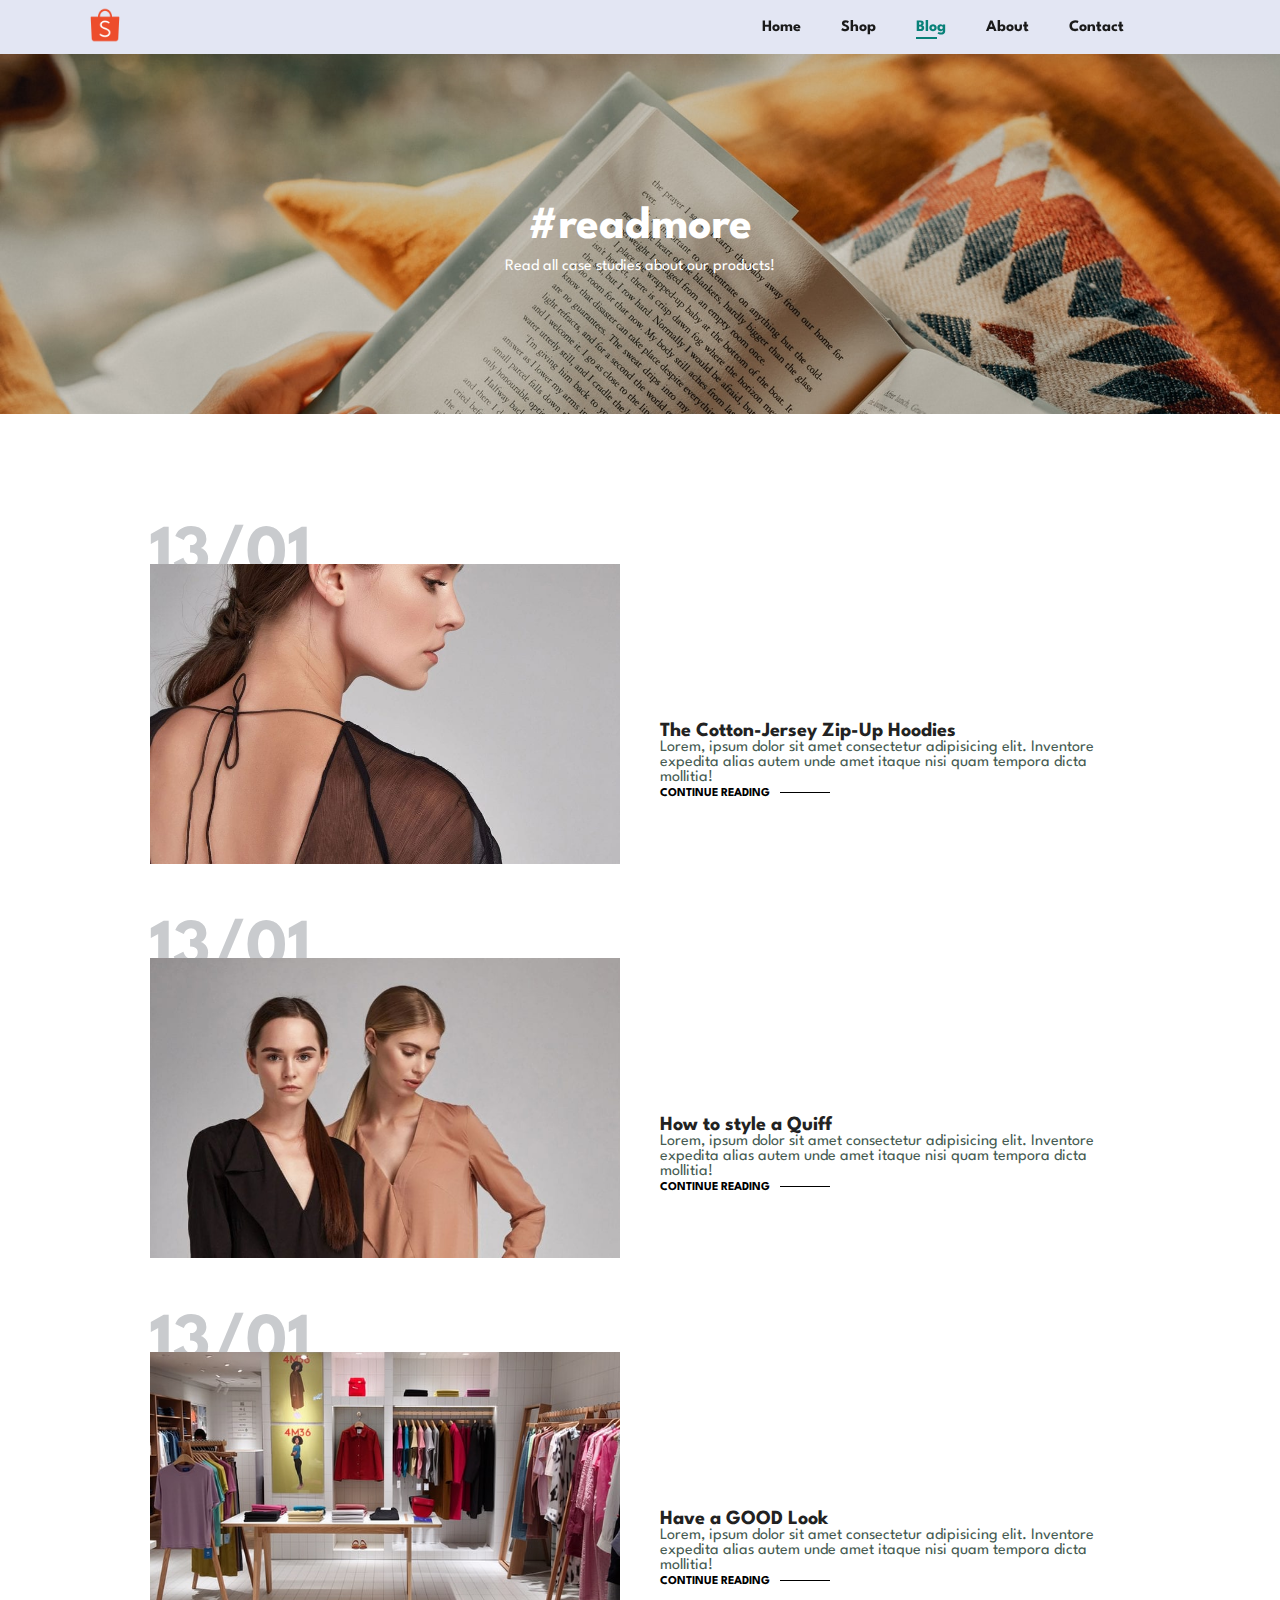
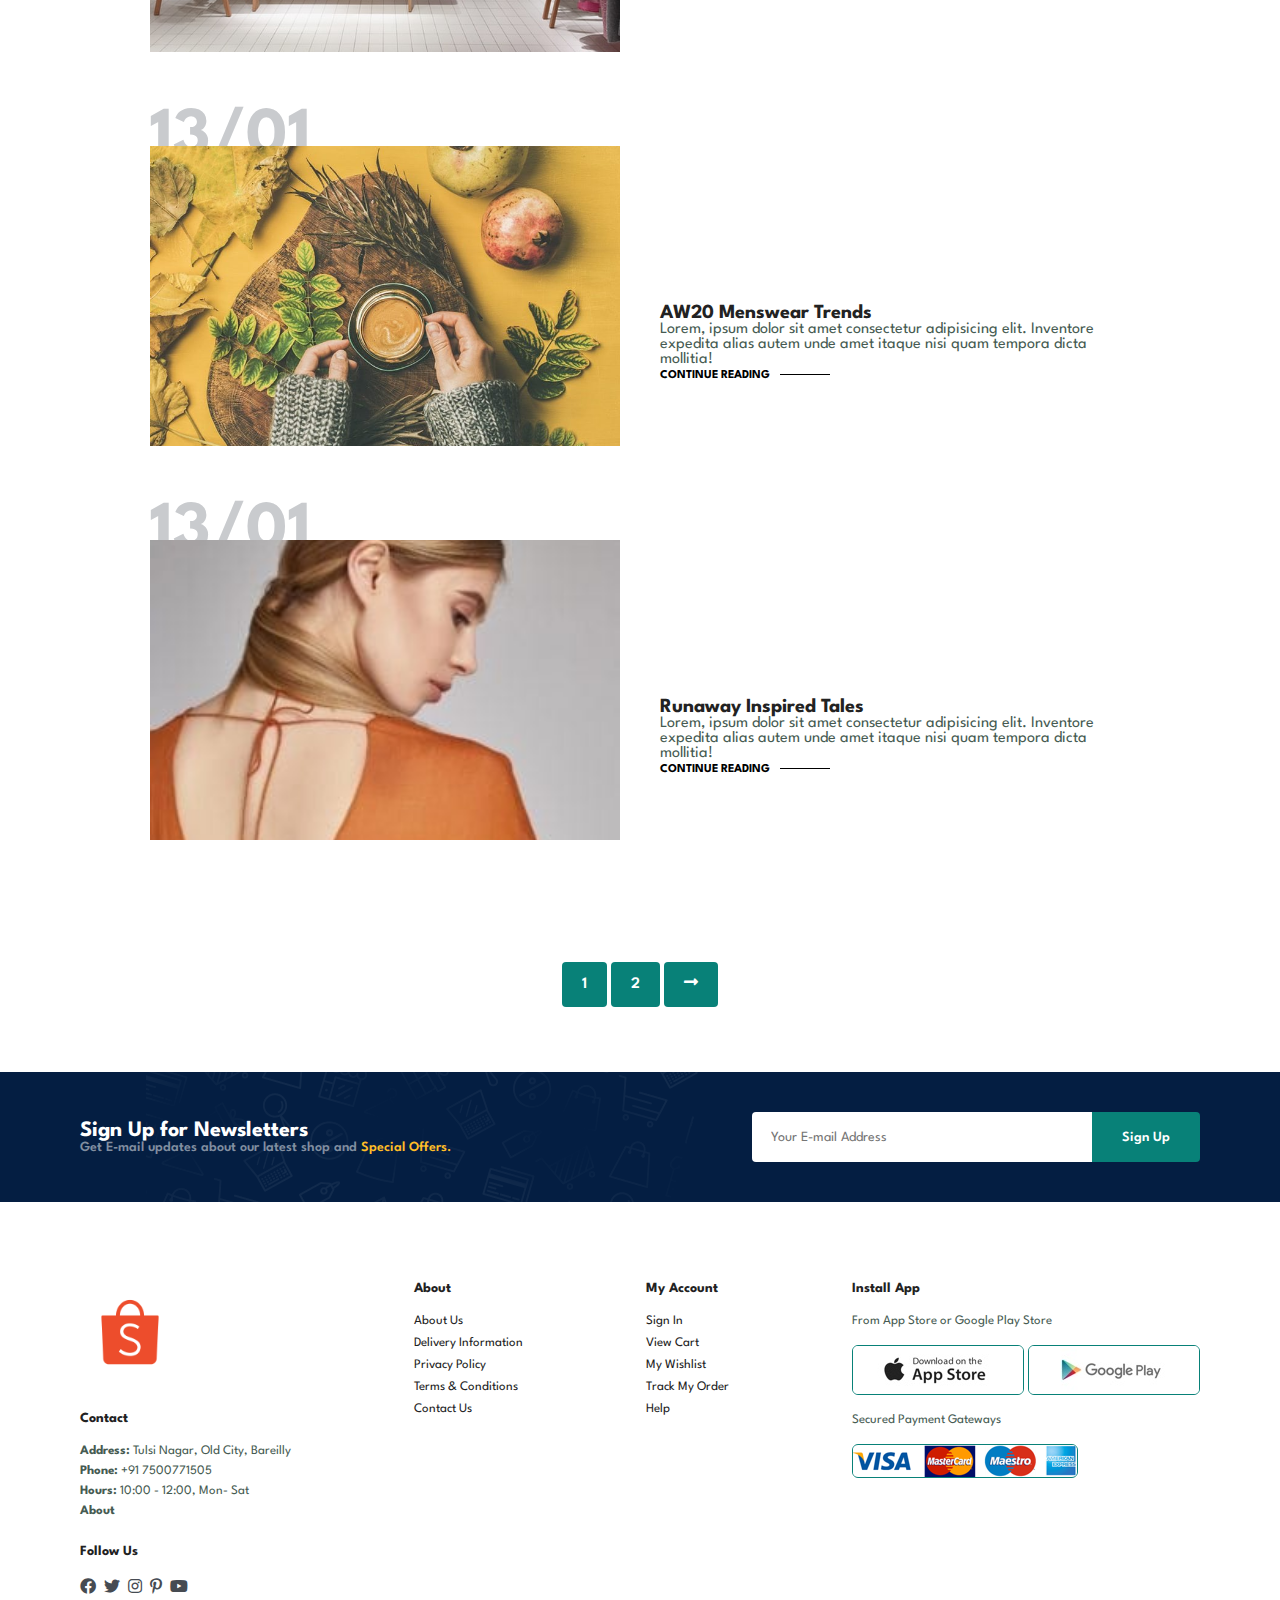
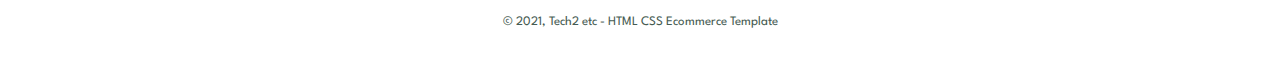
<file: blog.html>
<!DOCTYPE html>
<html lang="en">
  <head>
    <meta charset="UTF-8" />
    <meta http-equiv="X-UA-Compatible" content="IE=edge" />
    <meta name="viewport" content="width=device-width, initial-scale=1.0" />
    <link
      rel="stylesheet"
      href="https://cdnjs.cloudflare.com/ajax/libs/font-awesome/6.1.1/css/all.min.css"
    />
    <link
      rel="stylesheet"
      href="https://pro.fontawesome.com/releases/v5.10.0/css/all.css"
    />
    <link rel="stylesheet" href="CSS/style.css" />
    <title>Shopee</title>
  </head>
  <body>
    <section id="header">
      <a href="index.html"><img src="CSS/logo1.png" class="logo" alt="" /></a>

      <div>
        <ul id="navbar">
          <li><a href="index.html">Home</a></li>
          <li><a href="shop.html">Shop</a></li>
          <li><a class="active" href="blog.html">Blog</a></li>
          <li><a href="about.html">About</a></li>
          <li><a href="contact.html">Contact</a></li>
          <li>
            <a id="lg-bag" href="cart.html"
              ><i class="far fa-shopping-bag"></i
            ></a>
          </li>
          <a href="#" id="close"><i class="far fa-times"></i></a>
        </ul>
      </div>
      <div id="mobile">
        <a href="cart.html"><i class="far fa-shopping-bag"></i></a>
        <i id="bar" class="fas fa-outdent"></i>
      </div>
    </section>

    <section id="page-header" class="blog-header">
      <h2>#readmore</h2>
      <p>Read all case studies about our products!</p>
    </section>

    <section id="blog">
      <div class="blog-box">
        <div class="blog-img">
          <img src="CSS/blog/b1.jpg" alt="" />
        </div>
        <div class="blog-details">
          <h4>The Cotton-Jersey Zip-Up Hoodies</h4>
          <p>
            Lorem, ipsum dolor sit amet consectetur adipisicing elit. Inventore
            expedita alias autem unde amet itaque nisi quam tempora dicta
            mollitia!
          </p>
          <a href="#">CONTINUE READING</a>
        </div>
        <h1>13/01</h1>
      </div>
      <div class="blog-box">
        <div class="blog-img">
          <img src="CSS/blog/b2.jpg" alt="" />
        </div>
        <div class="blog-details">
          <h4>How to style a Quiff</h4>
          <p>
            Lorem, ipsum dolor sit amet consectetur adipisicing elit. Inventore
            expedita alias autem unde amet itaque nisi quam tempora dicta
            mollitia!
          </p>
          <a href="#">CONTINUE READING</a>
        </div>
        <h1>13/01</h1>
      </div>
      <div class="blog-box">
        <div class="blog-img">
          <img src="CSS/blog/b3.jpg" alt="" />
        </div>
        <div class="blog-details">
          <h4>Have a GOOD Look</h4>
          <p>
            Lorem, ipsum dolor sit amet consectetur adipisicing elit. Inventore
            expedita alias autem unde amet itaque nisi quam tempora dicta
            mollitia!
          </p>
          <a href="#">CONTINUE READING</a>
        </div>
        <h1>13/01</h1>
      </div>
      <div class="blog-box">
        <div class="blog-img">
          <img src="CSS/blog/b6.jpg" alt="" />
        </div>
        <div class="blog-details">
          <h4>AW20 Menswear Trends</h4>
          <p>
            Lorem, ipsum dolor sit amet consectetur adipisicing elit. Inventore
            expedita alias autem unde amet itaque nisi quam tempora dicta
            mollitia!
          </p>
          <a href="#">CONTINUE READING</a>
        </div>
        <h1>13/01</h1>
      </div>
      <div class="blog-box">
        <div class="blog-img">
          <img src="CSS/blog/b7.jpg" alt="" />
        </div>
        <div class="blog-details">
          <h4>Runaway Inspired Tales</h4>
          <p>
            Lorem, ipsum dolor sit amet consectetur adipisicing elit. Inventore
            expedita alias autem unde amet itaque nisi quam tempora dicta
            mollitia!
          </p>
          <a href="#">CONTINUE READING</a>
        </div>
        <h1>13/01</h1>
      </div>
    </section>

    <section id="pagination" class="section-p1">
      <a href="#">1</a>
      <a href="#">2</a>
      <a href="#"><i class="fa fa-long-arrow-alt-right"></i></a>
    </section>

    <section id="newsletter" class="section-p1 section-m1">
      <div class="newstext">
        <h4>Sign Up for Newsletters</h4>
        <p>
          Get E-mail updates about our latest shop and
          <span>Special Offers.</span>
        </p>
      </div>
      <div class="form">
        <input type="text" placeholder="Your E-mail Address" />
        <button class="normal">Sign Up</button>
      </div>
    </section>

    <footer class="section-p1">
      <div class="col">
        <img class="logo" src="./CSS/logo1.png" alt="" />
        <h4>Contact</h4>
        <p><strong>Address: </strong> Tulsi Nagar, Old City, Bareilly</p>
        <p><strong>Phone:</strong> +91 7500771505</p>
        <p><strong>Hours:</strong> 10:00 - 12:00, Mon- Sat</p>
        <p><strong>About</strong></p>
        <div class="follow">
          <h4>Follow Us</h4>
          <div class="icon">
            <i class="fab fa-facebook"></i>
            <i class="fab fa-twitter"></i>
            <i class="fab fa-instagram"></i>
            <i class="fab fa-pinterest-p"></i>
            <i class="fab fa-youtube"></i>
          </div>
        </div>
      </div>
      <div class="col">
        <h4>About</h4>
        <a href="#">About Us</a>
        <a href="#">Delivery Information</a>
        <a href="#">Privacy Policy</a>
        <a href="#">Terms & Conditions</a>
        <a href="#">Contact Us</a>
      </div>
      <div class="col">
        <h4>My Account</h4>
        <a href="#">Sign In</a>
        <a href="#">View Cart</a>
        <a href="#">My Wishlist</a>
        <a href="#">Track My Order</a>
        <a href="#"> Help </a>
      </div>
      <div class="col install">
        <h4>Install App</h4>
        <p>From App Store or Google Play Store</p>
        <div class="row">
          <img src="./CSS/pay/app.jpg" alt="" />
          <img src="./CSS/pay/play.jpg" alt="" />
          <p>Secured Payment Gateways</p>
          <img src="./CSS/pay/pay.png" alt="" />
        </div>
      </div>
      <div class="copyright">
        <p>&copy; 2021, Tech2 etc - HTML CSS Ecommerce Template</p>
      </div>
    </footer>
    <script src="script.js"></script>
  </body>
</html>
</file>
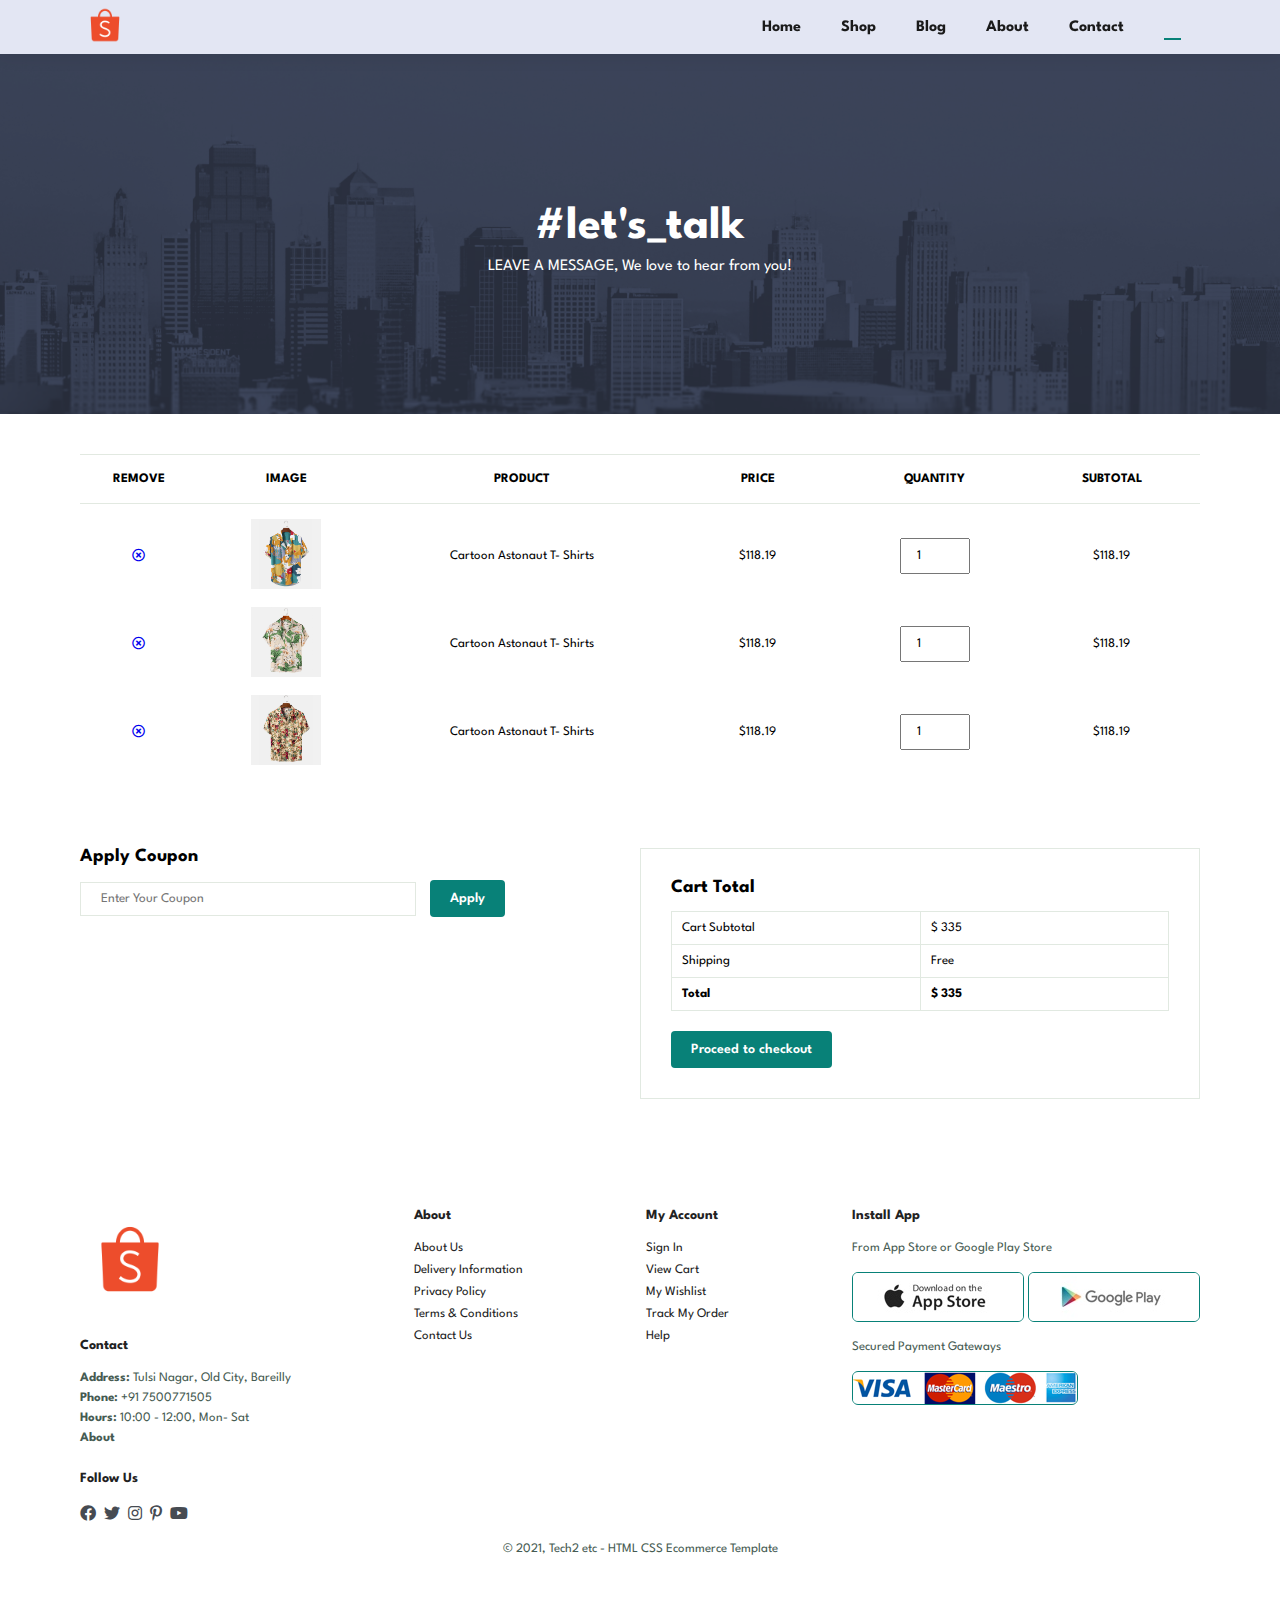
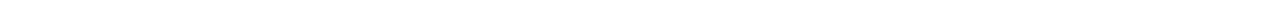
<file: cart.html>
<!DOCTYPE html>
<html lang="en">
  <head>
    <meta charset="UTF-8" />
    <meta http-equiv="X-UA-Compatible" content="IE=edge" />
    <meta name="viewport" content="width=device-width, initial-scale=1.0" />
    <link
      rel="stylesheet"
      href="https://cdnjs.cloudflare.com/ajax/libs/font-awesome/6.1.1/css/all.min.css"
    />
    <link
      rel="stylesheet"
      href="https://pro.fontawesome.com/releases/v5.10.0/css/all.css"
    />
    <link rel="stylesheet" href="CSS/style.css" />
    <title>Shopee</title>
  </head>
  <body>
    <section id="header">
      <a href="index.html"><img src="CSS/logo1.png" class="logo" alt="" /></a>

      <div>
        <ul id="navbar">
          <li><a href="index.html">Home</a></li>
          <li><a href="shop.html">Shop</a></li>
          <li><a href="blog.html">Blog</a></li>
          <li><a href="about.html">About</a></li>
          <li><a href="contact.html">Contact</a></li>
          <li>
            <a id="lg-bag" class="active" href="cart.html"
              ><i class="far fa-shopping-bag"></i
            ></a>
          </li>
          <a href="#" id="close"><i class="far fa-times"></i></a>
        </ul>
      </div>
      <div id="mobile">
        <a href="cart.html"><i class="far fa-shopping-bag"></i></a>
        <i id="bar" class="fas fa-outdent"></i>
      </div>
    </section>

    <section id="page-header" class="about-header">
      <h2>#let's_talk</h2>
      <p>LEAVE A MESSAGE, We love to hear from you!</p>
    </section>


    <section id="cart" class="section-p1">
      <table width="100%">
          <thead>
              <tr>
                  <td>Remove</td>
                  <td>Image</td>
                  <td>Product</td>
                  <td>Price</td>
                  <td>Quantity</td>
                  <td>Subtotal</td>
              </tr>
          </thead>
          <tbody>
              <tr>
                  <td><a href="#"><i class="far fa-times-circle"></i></a></td>
                  <td><img src="CSS/products/f1.jpg" alt=""></td>
                  <td>Cartoon Astonaut T- Shirts</td>
                  <td>$118.19</td>
                  <td><input type="number" value="1" min="1"></td>
                  <td>$118.19</td>
              </tr>
              <tr>
                  <td><a href="#"><i class="far fa-times-circle"></i></a></td>
                  <td><img src="CSS/products/f2.jpg" alt=""></td>
                  <td>Cartoon Astonaut T- Shirts</td>
                  <td>$118.19</td>
                  <td><input type="number" value="1" min="1"></td>
                  <td>$118.19</td>
              </tr>
              <tr>
                  <td><a href="#"><i class="far fa-times-circle"></i></a></td>
                  <td><img src="CSS/products/f3.jpg" alt=""></td>
                  <td>Cartoon Astonaut T- Shirts</td>
                  <td>$118.19</td>
                  <td><input type="number" value="1" min="1"></td>
                  <td>$118.19</td>
              </tr>
          </tbody>
      </table>
    </section>

    <section id="cart-add" class="section-p1">
      <div id="coupon">
        <h3>Apply Coupon</h3>
        <div>
          <input type="text" placeholder="Enter Your Coupon">
          <button class="normal">Apply</button>
        </div>
      </div>
      <div id="subtotal">
        <h3>Cart Total</h3>
        <table>
          <tr>
            <td>Cart Subtotal</td>
            <td>$ 335</td>
          </tr>
          <tr>
            <td>Shipping</td>
            <td>Free</td>
          </tr>
          <tr>
            <td><strong>Total</strong></td>
            <td><strong>$ 335</strong></td>
          </tr>
        </table>
        <button class="normal">Proceed to checkout</button>
      </div>
    </section>

    <footer class="section-p1">
      <div class="col">
        <img class="logo" src="./CSS/logo1.png" alt="" />
        <h4>Contact</h4>
        <p><strong>Address: </strong> Tulsi Nagar, Old City, Bareilly</p>
        <p><strong>Phone:</strong> +91 7500771505</p>
        <p><strong>Hours:</strong> 10:00 - 12:00, Mon- Sat</p>
        <p><strong>About</strong></p>
        <div class="follow">
          <h4>Follow Us</h4>
          <div class="icon">
            <i class="fab fa-facebook"></i>
            <i class="fab fa-twitter"></i>
            <i class="fab fa-instagram"></i>
            <i class="fab fa-pinterest-p"></i>
            <i class="fab fa-youtube"></i>
          </div>
        </div>
      </div>
      <div class="col">
        <h4>About</h4>
        <a href="#">About Us</a>
        <a href="#">Delivery Information</a>
        <a href="#">Privacy Policy</a>
        <a href="#">Terms & Conditions</a>
        <a href="#">Contact Us</a>
      </div>
      <div class="col">
        <h4>My Account</h4>
        <a href="#">Sign In</a>
        <a href="#">View Cart</a>
        <a href="#">My Wishlist</a>
        <a href="#">Track My Order</a>
        <a href="#"> Help </a>
      </div>
      <div class="col install">
        <h4>Install App</h4>
        <p>From App Store or Google Play Store</p>
        <div class="row">
          <img src="./CSS/pay/app.jpg" alt="" />
          <img src="./CSS/pay/play.jpg" alt="" />
          <p>Secured Payment Gateways</p>
          <img src="./CSS/pay/pay.png" alt="" />
        </div>
      </div>
      <div class="copyright">
        <p>&copy; 2021, Tech2 etc - HTML CSS Ecommerce Template</p>
      </div>
    </footer>
    <script src="script.js"></script>
  </body>
</html>
</file>
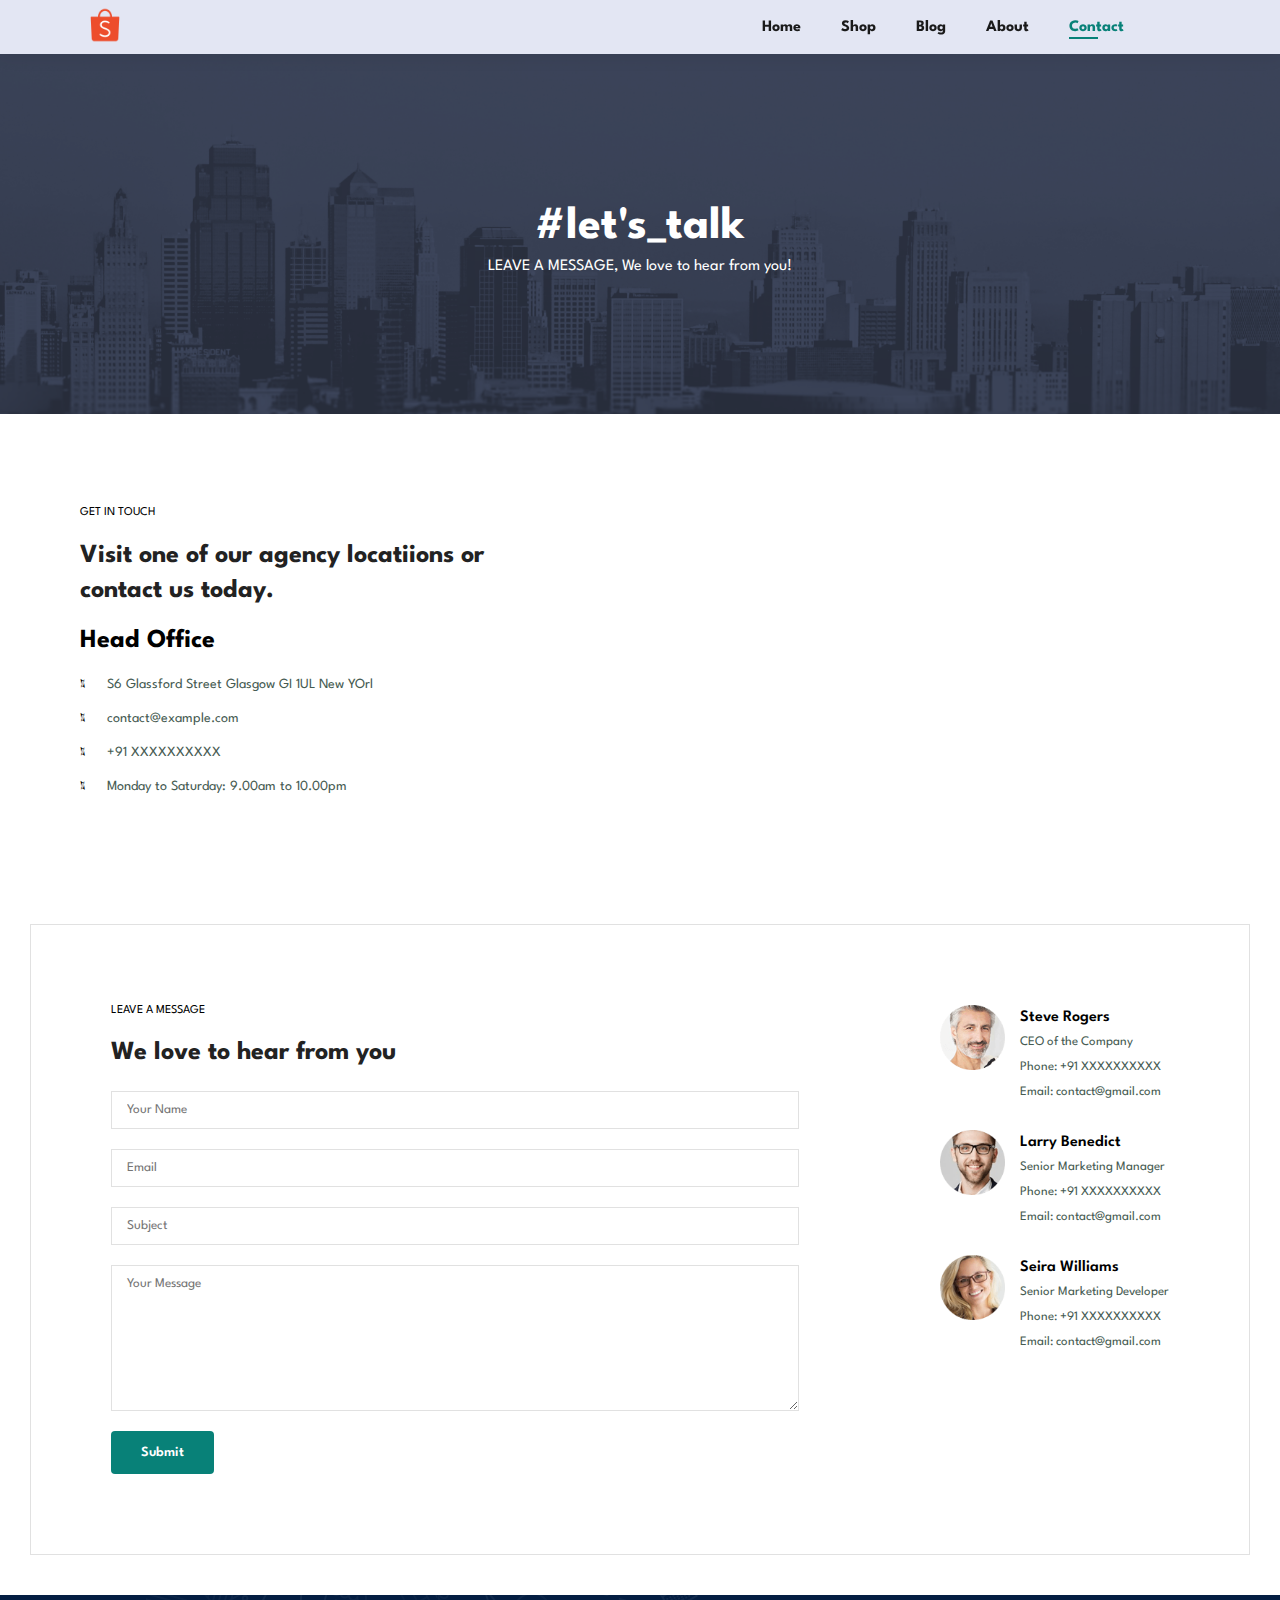
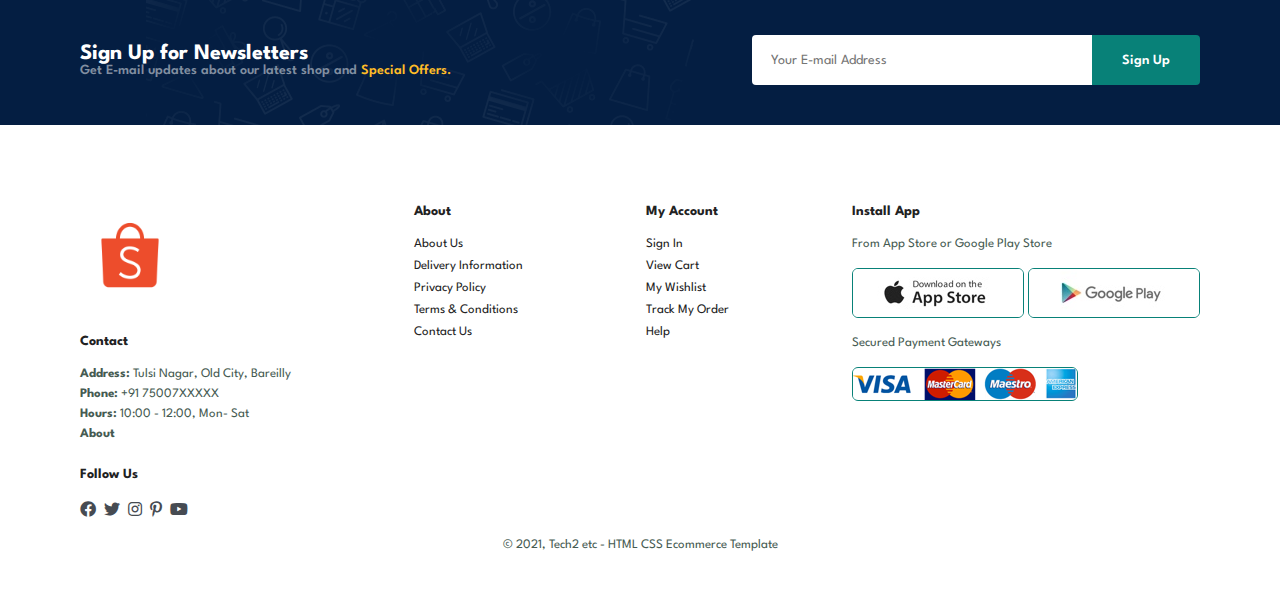
<file: contact.html>
<!DOCTYPE html>
<html lang="en">
  <head>
    <meta charset="UTF-8" />
    <meta http-equiv="X-UA-Compatible" content="IE=edge" />
    <meta name="viewport" content="width=device-width, initial-scale=1.0" />
    <link
      rel="stylesheet"
      href="https://cdnjs.cloudflare.com/ajax/libs/font-awesome/6.1.1/css/all.min.css"
    />
    <link
      rel="stylesheet"
      href="https://pro.fontawesome.com/releases/v5.10.0/css/all.css"
    />
    <link rel="stylesheet" href="CSS/style.css" />
    <title>Shopee</title>
  </head>
  <body>
    <section id="header">
      <a href="index.html"><img src="CSS/logo1.png" class="logo" alt="" /></a>

      <div>
        <ul id="navbar">
          <li><a href="index.html">Home</a></li>
          <li><a href="shop.html">Shop</a></li>
          <li><a href="blog.html">Blog</a></li>
          <li><a href="about.html">About</a></li>
          <li><a class="active" href="contact.html">Contact</a></li>
          <li>
            <a id="lg-bag" href="cart.html"
              ><i class="far fa-shopping-bag"></i
            ></a>
          </li>
          <a href="#" id="close"><i class="far fa-times"></i></a>
        </ul>
      </div>
      <div id="mobile">
        <a href="cart.html"><i class="far fa-shopping-bag"></i></a>
        <i id="bar" class="fas fa-outdent"></i>
      </div>
    </section>

    <section id="page-header" class="about-header">
      <h2>#let's_talk</h2>
      <p>LEAVE A MESSAGE, We love to hear from you!</p>
    </section>

    <section id="contact-details" class="section-p1">
      <div class="details">
        <span>GET IN TOUCH</span>
        <h2>Visit one of our agency locatiions or contact us today.</h2>
        <h3>Head Office</h3>
        <div>
          <li>
            <i class="fal fa-map"> </i>
            <p>S6 Glassford Street Glasgow GI 1UL New YOrl</p>
          </li>
          <li>
            <i class="fal fa-envelope"> </i>
            <p>contact@example.com</p>
          </li>
          <li>
            <i class="fal fa-phone-alt"> </i>
            <p>+91 XXXXXXXXXX</p>
          </li>
          <li>
            <i class="fal fa-clock"> </i>
            <p>Monday to Saturday: 9.00am to 10.00pm</p>
          </li>
        </div>
      </div>
      <div class="map">
        <iframe
          src="https://www.google.com/maps/embed?pb=!1m18!1m12!1m3!1d3510.5840975608367!2d79.45461961500298!3d28.371421082521522!2m3!1f0!2f0!3f0!3m2!1i1024!2i768!4f13.1!3m3!1m2!1s0x39a006d9fa8585a3%3A0x863ee0b9b8a9b249!2sMahatma%20Jyotiba%20Phule%20Rohilkhand%20University!5e0!3m2!1sen!2sin!4v1649616243022!5m2!1sen!2sin"
          width="600"
          height="450"
          style="border: 0"
          allowfullscreen=""
          loading="lazy"
          referrerpolicy="no-referrer-when-downgrade"
        ></iframe>
      </div>
    </section>

    <section id="form-details">
      <form action="">
        <span>LEAVE A MESSAGE</span>
        <h2>We love to hear from you</h2>
        <input type="text" placeholder="Your Name" />
        <input type="text" placeholder="Email" />
        <input type="text" placeholder="Subject" />
        <textarea
          name=""
          id=""
          cols="20"
          rows="10"
          placeholder="Your Message"
        ></textarea>
        <button class="normal">Submit</button>
      </form>
      <div class="people">
        <div>
          <img src="CSS/people/1.png" alt="" />
          <p>
            <span>Steve Rogers</span> CEO of the Company <br />
            Phone: +91 XXXXXXXXXX <br />
            Email: contact@gmail.com
          </p>
        </div>
        <div>
          <img src="CSS/people/2.png" alt="" />
          <p>
            <span>Larry Benedict</span> Senior Marketing Manager <br />
            Phone: +91 XXXXXXXXXX <br />
            Email: contact@gmail.com
          </p>
        </div>
        <div>
          <img src="CSS/people/3.png" alt="" />
          <p>
            <span>Seira Williams </span> Senior Marketing Developer <br />
            Phone: +91 XXXXXXXXXX <br />
            Email: contact@gmail.com
          </p>
        </div>
      </div>
    </section>

    <section id="newsletter" class="section-p1 section-m1">
      <div class="newstext">
        <h4>Sign Up for Newsletters</h4>
        <p>
          Get E-mail updates about our latest shop and
          <span>Special Offers.</span>
        </p>
      </div>
      <div class="form">
        <input type="text" placeholder="Your E-mail Address" />
        <button class="normal">Sign Up</button>
      </div>
    </section>

    <footer class="section-p1">
      <div class="col">
        <img class="logo" src="./CSS/logo1.png" alt="" />
        <h4>Contact</h4>
        <p><strong>Address: </strong> Tulsi Nagar, Old City, Bareilly</p>
        <p><strong>Phone:</strong> +91 75007XXXXX</p>
        <p><strong>Hours:</strong> 10:00 - 12:00, Mon- Sat</p>
        <p><strong>About</strong></p>
        <div class="follow">
          <h4>Follow Us</h4>
          <div class="icon">
            <i class="fab fa-facebook"></i>
            <i class="fab fa-twitter"></i>
            <i class="fab fa-instagram"></i>
            <i class="fab fa-pinterest-p"></i>
            <i class="fab fa-youtube"></i>
          </div>
        </div>
      </div>
      <div class="col">
        <h4>About</h4>
        <a href="#">About Us</a>
        <a href="#">Delivery Information</a>
        <a href="#">Privacy Policy</a>
        <a href="#">Terms & Conditions</a>
        <a href="#">Contact Us</a>
      </div>
      <div class="col">
        <h4>My Account</h4>
        <a href="#">Sign In</a>
        <a href="#">View Cart</a>
        <a href="#">My Wishlist</a>
        <a href="#">Track My Order</a>
        <a href="#"> Help </a>
      </div>
      <div class="col install">
        <h4>Install App</h4>
        <p>From App Store or Google Play Store</p>
        <div class="row">
          <img src="./CSS/pay/app.jpg" alt="" />
          <img src="./CSS/pay/play.jpg" alt="" />
          <p>Secured Payment Gateways</p>
          <img src="./CSS/pay/pay.png" alt="" />
        </div>
      </div>
      <div class="copyright">
        <p>&copy; 2021, Tech2 etc - HTML CSS Ecommerce Template</p>
      </div>
    </footer>
    <script src="script.js"></script>
  </body>
</html>
</file>
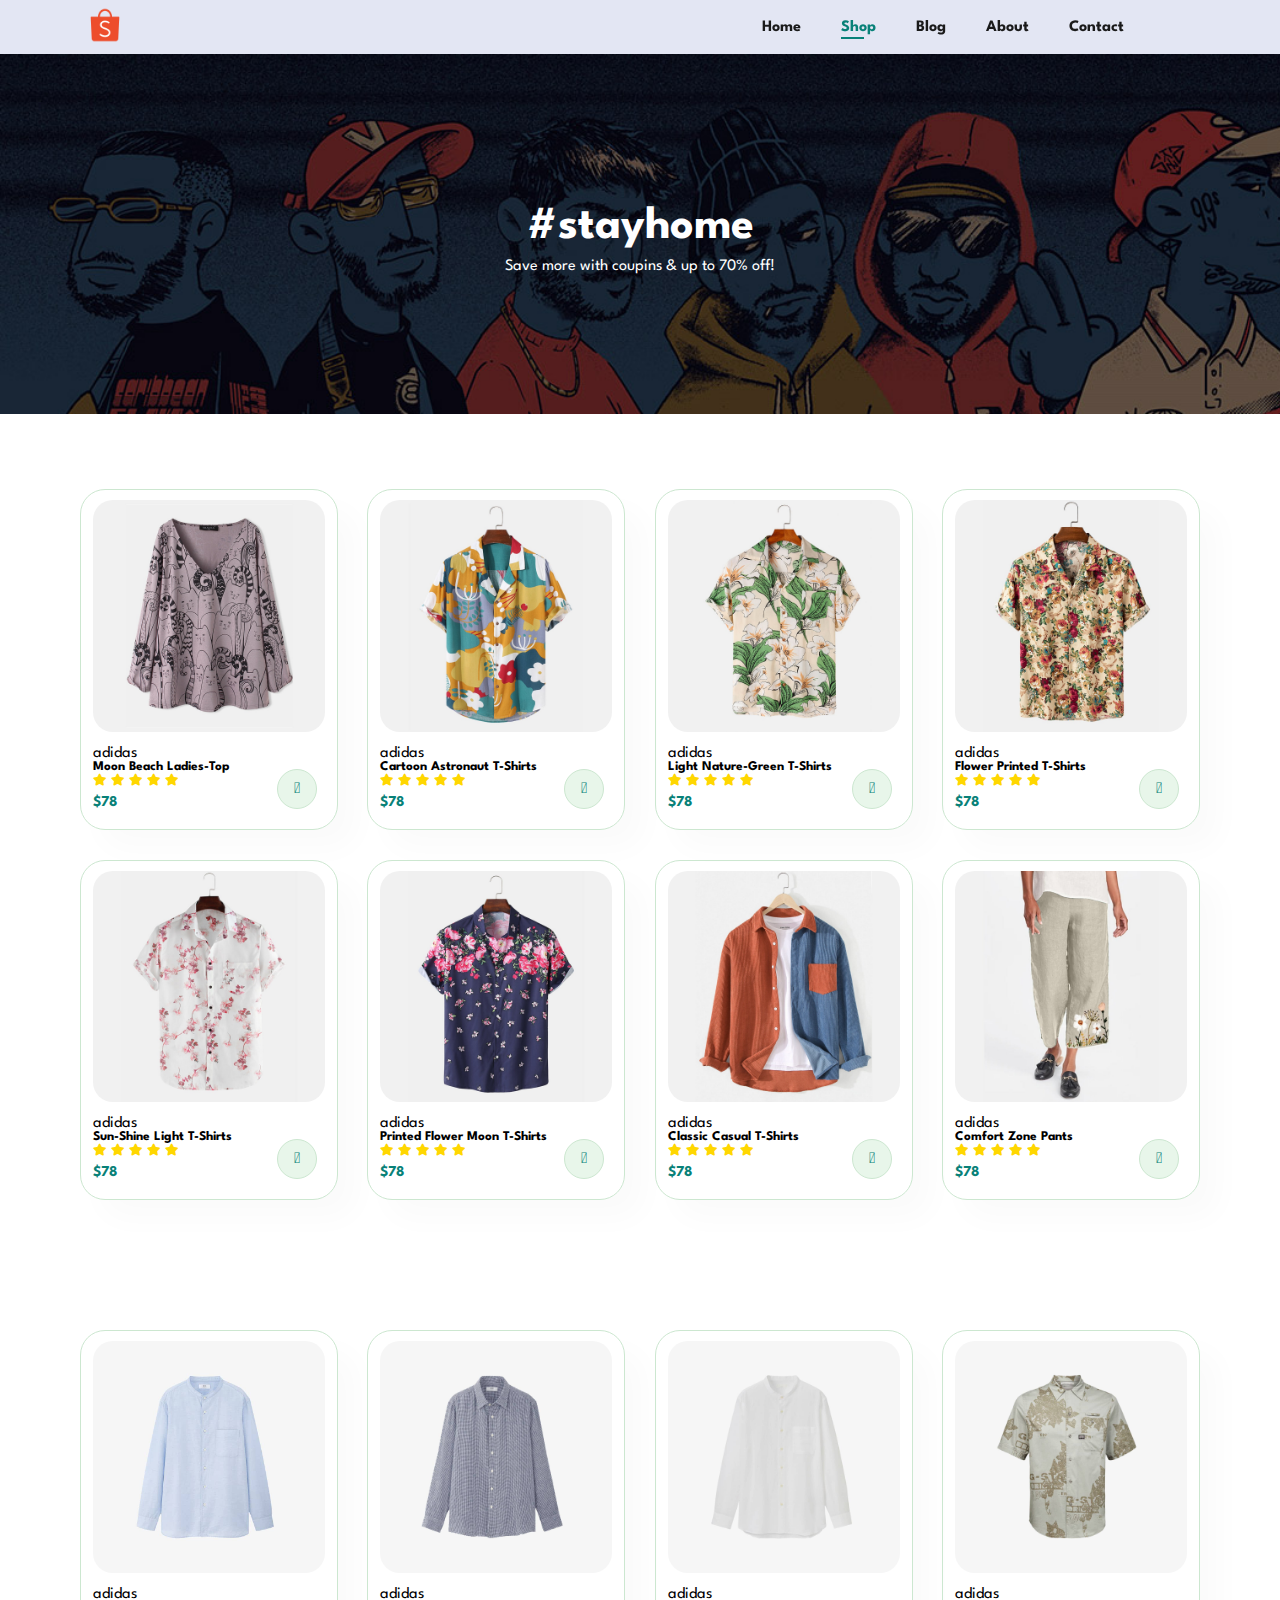
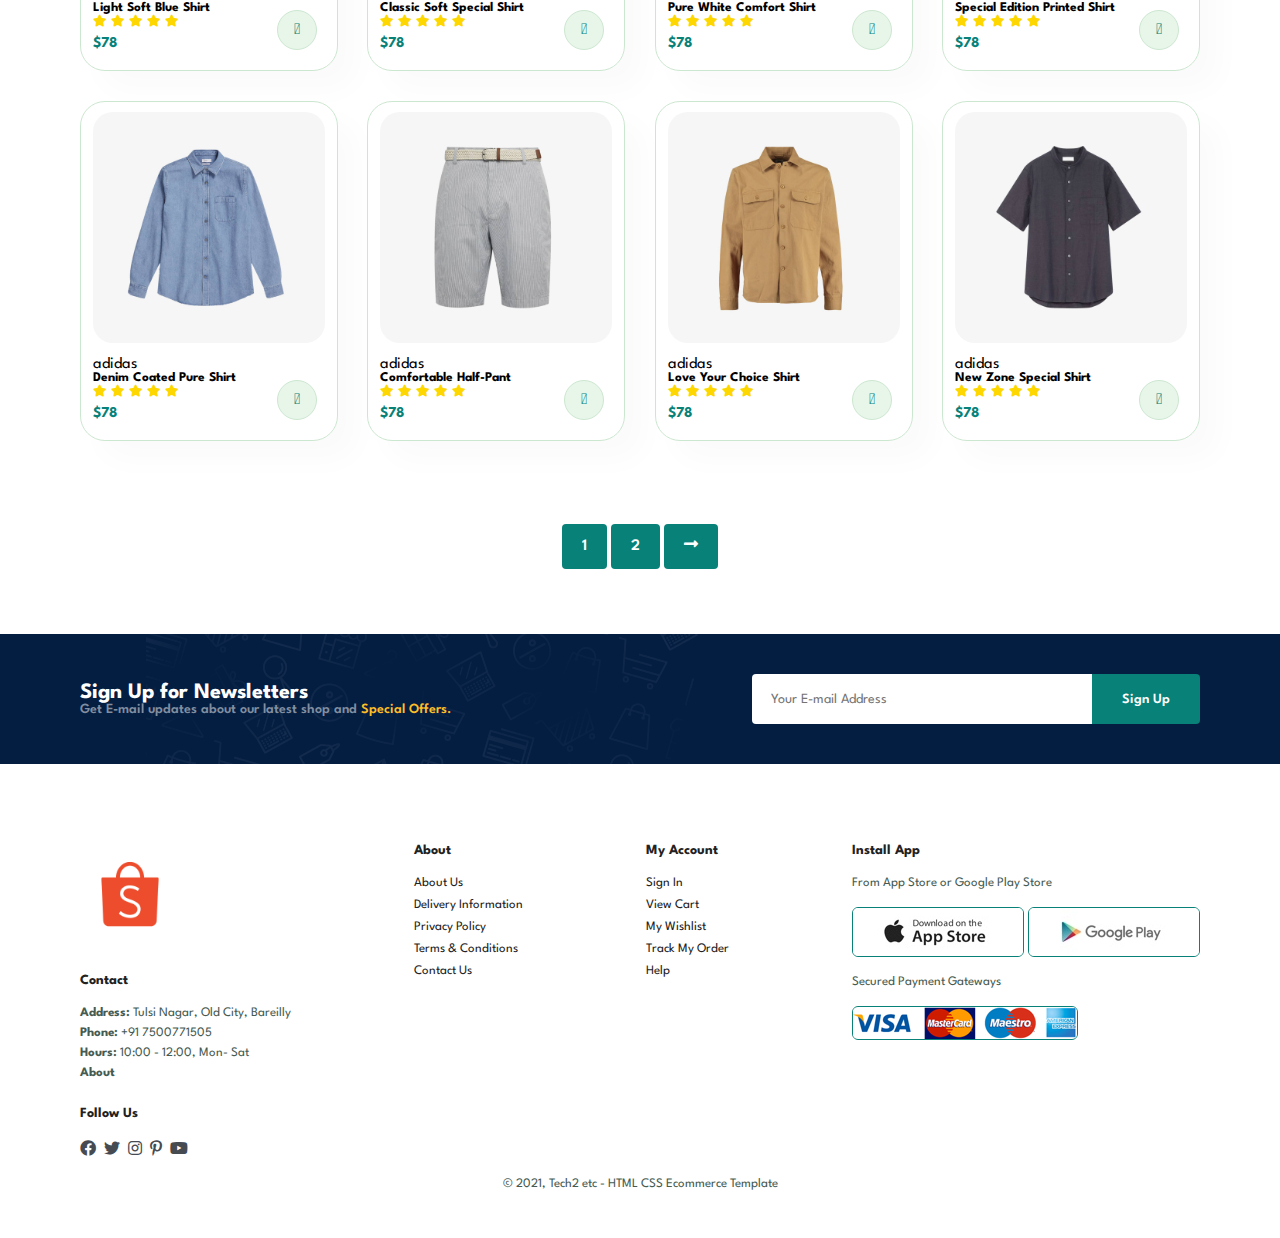
<file: shop.html>
<!DOCTYPE html>
<html lang="en">
  <head>
    <meta charset="UTF-8" />
    <meta http-equiv="X-UA-Compatible" content="IE=edge" />
    <meta name="viewport" content="width=device-width, initial-scale=1.0" />
    <link
      rel="stylesheet"
      href="https://cdnjs.cloudflare.com/ajax/libs/font-awesome/6.1.1/css/all.min.css"
    />
    <link
      rel="stylesheet"
      href="https://pro.fontawesome.com/releases/v5.10.0/css/all.css"
    />
    <link rel="stylesheet" href="CSS/style.css" />
    <title>Shopeee</title>
  </head>
  <body>
    <section id="header">
      <a href="index.html"><img src="CSS/logo1.png" class="logo" alt="" /></a>

      <div>
        <ul id="navbar">
          <li><a href="index.html">Home</a></li>
          <li><a class="active" href="shop.html">Shop</a></li>
          <li><a href="blog.html">Blog</a></li>
          <li><a href="about.html">About</a></li>
          <li><a href="contact.html">Contact</a></li>
          <li>
            <a id="lg-bag" href="cart.html"
              ><i class="far fa-shopping-bag"></i
            ></a>
          </li>
          <a href="#" id="close"><i class="far fa-times"></i></a>
        </ul>
      </div>
      <div id="mobile">
        <a href="cart.html"><i class="far fa-shopping-bag"></i></a>
        <i id="bar" class="fas fa-outdent"></i>
      </div>
    </section>

    <section id="page-header">
      <h2>#stayhome</h2>
      <p>Save more with coupins & up to 70% off!</p>
    </section>
    <section id="product1" class="section-p1">
      <div class="pro-container">
        <div class="pro" onclick="window.location.href='sproduct.html';">
          <img src="CSS/products/f8.jpg" alt="" />
          <div class="des">
            <span>adidas</span>
            <h5>Moon Beach Ladies-Top</h5>
            <div class="star">
              <i class="fas fa-star"></i>
              <i class="fas fa-star"></i>
              <i class="fas fa-star"></i>
              <i class="fas fa-star"></i>
              <i class="fas fa-star"></i>
            </div>
            <h4>$78</h4>
          </div>
          <a href="#"><i class="fal fa-shopping-cart cart"></i></a>
        </div>
        <div class="pro" onclick="window.location.href='sproduct.html';">
          <img src="CSS/products/f1.jpg" alt="" />
          <div class="des">
            <span>adidas</span>
            <h5>Cartoon Astronaut T-Shirts</h5>
            <div class="star">
              <i class="fas fa-star"></i>
              <i class="fas fa-star"></i>
              <i class="fas fa-star"></i>
              <i class="fas fa-star"></i>
              <i class="fas fa-star"></i>
            </div>
            <h4>$78</h4>
          </div>
          <a href="#"><i class="fal fa-shopping-cart cart"></i></a>
        </div>
        <div class="pro" onclick="window.location.href='sproduct.html';">
          <img src="CSS/products/f2.jpg" alt="" />
          <div class="des">
            <span>adidas</span>
            <h5>Light Nature-Green T-Shirts</h5>
            <div class="star">
              <i class="fas fa-star"></i>
              <i class="fas fa-star"></i>
              <i class="fas fa-star"></i>
              <i class="fas fa-star"></i>
              <i class="fas fa-star"></i>
            </div>
            <h4>$78</h4>
          </div>
          <a href="#"><i class="fal fa-shopping-cart cart"></i></a>
        </div>
        <div class="pro" onclick="window.location.href='sproduct.html';">
          <img src="CSS/products/f3.jpg" alt="" />
          <div class="des">
            <span>adidas</span>
            <h5>Flower Printed T-Shirts</h5>
            <div class="star">
              <i class="fas fa-star"></i>
              <i class="fas fa-star"></i>
              <i class="fas fa-star"></i>
              <i class="fas fa-star"></i>
              <i class="fas fa-star"></i>
            </div>
            <h4>$78</h4>
          </div>
          <a href="#"><i class="fal fa-shopping-cart cart"></i></a>
        </div>
        <div class="pro" onclick="window.location.href='sproduct.html';">
          <img src="CSS/products/f4.jpg" alt="" />
          <div class="des">
            <span>adidas</span>
            <h5>Sun-Shine Light T-Shirts</h5>
            <div class="star">
              <i class="fas fa-star"></i>
              <i class="fas fa-star"></i>
              <i class="fas fa-star"></i>
              <i class="fas fa-star"></i>
              <i class="fas fa-star"></i>
            </div>
            <h4>$78</h4>
          </div>
          <a href="#"><i class="fal fa-shopping-cart cart"></i></a>
        </div>
        <div class="pro" onclick="window.location.href='sproduct.html';">
          <img src="CSS/products/f5.jpg" alt="" />
          <div class="des">
            <span>adidas</span>
            <h5>Printed Flower Moon T-Shirts</h5>
            <div class="star">
              <i class="fas fa-star"></i>
              <i class="fas fa-star"></i>
              <i class="fas fa-star"></i>
              <i class="fas fa-star"></i>
              <i class="fas fa-star"></i>
            </div>
            <h4>$78</h4>
          </div>
          <a href="#"><i class="fal fa-shopping-cart cart"></i></a>
        </div>
        <div class="pro" onclick="window.location.href='sproduct.html';">
          <img src="CSS/products/f6.jpg" alt="" />
          <div class="des">
            <span>adidas</span>
            <h5>Classic Casual T-Shirts</h5>
            <div class="star">
              <i class="fas fa-star"></i>
              <i class="fas fa-star"></i>
              <i class="fas fa-star"></i>
              <i class="fas fa-star"></i>
              <i class="fas fa-star"></i>
            </div>
            <h4>$78</h4>
          </div>
          <a href="#"><i class="fal fa-shopping-cart cart"></i></a>
        </div>
        <div class="pro" onclick="window.location.href='sproduct.html';">
          <img src="CSS/products/f7.jpg" alt="" />
          <div class="des">
            <span>adidas</span>
            <h5>Comfort Zone Pants</h5>
            <div class="star">
              <i class="fas fa-star"></i>
              <i class="fas fa-star"></i>
              <i class="fas fa-star"></i>
              <i class="fas fa-star"></i>
              <i class="fas fa-star"></i>
            </div>
            <h4>$78</h4>
          </div>
          <a href="#"><i class="fal fa-shopping-cart cart"></i></a>
        </div>
      </div>
    </section>
    <section id="product1" class="section-p1">
      <div class="pro-container">
        <div class="pro">
          <img src="CSS/products/n1.jpg" alt="" />
          <div class="des">
            <span>adidas</span>
            <h5>Light Soft Blue Shirt</h5>
            <div class="star">
              <i class="fas fa-star"></i>
              <i class="fas fa-star"></i>
              <i class="fas fa-star"></i>
              <i class="fas fa-star"></i>
              <i class="fas fa-star"></i>
            </div>
            <h4>$78</h4>
          </div>
          <a href="#"><i class="fal fa-shopping-cart cart"></i></a>
        </div>
        <div class="pro">
          <img src="CSS/products/n2.jpg" alt="" />
          <div class="des">
            <span>adidas</span>
            <h5>Classic Soft Special Shirt</h5>
            <div class="star">
              <i class="fas fa-star"></i>
              <i class="fas fa-star"></i>
              <i class="fas fa-star"></i>
              <i class="fas fa-star"></i>
              <i class="fas fa-star"></i>
            </div>
            <h4>$78</h4>
          </div>
          <a href="#"><i class="fal fa-shopping-cart cart"></i></a>
        </div>
        <div class="pro">
          <img src="CSS/products/n3.jpg" alt="" />
          <div class="des">
            <span>adidas</span>
            <h5>Pure White Comfort Shirt</h5>
            <div class="star">
              <i class="fas fa-star"></i>
              <i class="fas fa-star"></i>
              <i class="fas fa-star"></i>
              <i class="fas fa-star"></i>
              <i class="fas fa-star"></i>
            </div>
            <h4>$78</h4>
          </div>
          <a href="#"><i class="fal fa-shopping-cart cart"></i></a>
        </div>
        <div class="pro">
          <img src="CSS/products/n4.jpg" alt="" />
          <div class="des">
            <span>adidas</span>
            <h5>Special Edition Printed Shirt</h5>
            <div class="star">
              <i class="fas fa-star"></i>
              <i class="fas fa-star"></i>
              <i class="fas fa-star"></i>
              <i class="fas fa-star"></i>
              <i class="fas fa-star"></i>
            </div>
            <h4>$78</h4>
          </div>
          <a href="#"><i class="fal fa-shopping-cart cart"></i></a>
        </div>
        <div class="pro">
          <img src="CSS/products/n5.jpg" alt="" />
          <div class="des">
            <span>adidas</span>
            <h5>Denim Coated Pure Shirt</h5>
            <div class="star">
              <i class="fas fa-star"></i>
              <i class="fas fa-star"></i>
              <i class="fas fa-star"></i>
              <i class="fas fa-star"></i>
              <i class="fas fa-star"></i>
            </div>
            <h4>$78</h4>
          </div>
          <a href="#"><i class="fal fa-shopping-cart cart"></i></a>
        </div>
        <div class="pro">
          <img src="CSS/products/n6.jpg" alt="" />
          <div class="des">
            <span>adidas</span>
            <h5>Comfortable Half-Pant</h5>
            <div class="star">
              <i class="fas fa-star"></i>
              <i class="fas fa-star"></i>
              <i class="fas fa-star"></i>
              <i class="fas fa-star"></i>
              <i class="fas fa-star"></i>
            </div>
            <h4>$78</h4>
          </div>
          <a href="#"><i class="fal fa-shopping-cart cart"></i></a>
        </div>
        <div class="pro">
          <img src="CSS/products/n7.jpg" alt="" />
          <div class="des">
            <span>adidas</span>
            <h5>Love Your Choice Shirt</h5>
            <div class="star">
              <i class="fas fa-star"></i>
              <i class="fas fa-star"></i>
              <i class="fas fa-star"></i>
              <i class="fas fa-star"></i>
              <i class="fas fa-star"></i>
            </div>
            <h4>$78</h4>
          </div>
          <a href="#"><i class="fal fa-shopping-cart cart"></i></a>
        </div>
        <div class="pro">
          <img src="CSS/products/n8.jpg" alt="" />
          <div class="des">
            <span>adidas</span>
            <h5>New Zone Special Shirt</h5>
            <div class="star">
              <i class="fas fa-star"></i>
              <i class="fas fa-star"></i>
              <i class="fas fa-star"></i>
              <i class="fas fa-star"></i>
              <i class="fas fa-star"></i>
            </div>
            <h4>$78</h4>
          </div>
          <a href="#"><i class="fal fa-shopping-cart cart"></i></a>
        </div>
      </div>
    </section>

    <section id="pagination" class="section-p1">
        <a href="#">1</a>
        <a href="#">2</a>
        <a href="#"><i class="fa fa-long-arrow-alt-right"></i></a>
    </section>

    <section id="newsletter" class="section-p1 section-m1">
      <div class="newstext">
        <h4>Sign Up for Newsletters</h4>
        <p>
          Get E-mail updates about our latest shop and
          <span>Special Offers.</span>
        </p>
      </div>
      <div class="form">
        <input type="text" placeholder="Your E-mail Address" />
        <button class="normal">Sign Up</button>
      </div>
    </section>

    <footer class="section-p1">
      <div class="col">
        <img class="logo" src="./CSS/logo1.png" alt="" />
        <h4>Contact</h4>
        <p><strong>Address: </strong> Tulsi Nagar, Old City, Bareilly</p>
        <p><strong>Phone:</strong> +91 7500771505</p>
        <p><strong>Hours:</strong> 10:00 - 12:00, Mon- Sat</p>
        <p><strong>About</strong></p>
        <div class="follow">
          <h4>Follow Us</h4>
          <div class="icon">
            <i class="fab fa-facebook"></i>
            <i class="fab fa-twitter"></i>
            <i class="fab fa-instagram"></i>
            <i class="fab fa-pinterest-p"></i>
            <i class="fab fa-youtube"></i>
          </div>
        </div>
      </div>
      <div class="col">
        <h4>About</h4>
        <a href="#">About Us</a>
        <a href="#">Delivery Information</a>
        <a href="#">Privacy Policy</a>
        <a href="#">Terms & Conditions</a>
        <a href="#">Contact Us</a>
      </div>
      <div class="col">
        <h4>My Account</h4>
        <a href="#">Sign In</a>
        <a href="#">View Cart</a>
        <a href="#">My Wishlist</a>
        <a href="#">Track My Order</a>
        <a href="#"> Help </a>
      </div>
      <div class="col install">
        <h4>Install App</h4>
        <p>From App Store or Google Play Store</p>
        <div class="row">
          <img src="./CSS/pay/app.jpg" alt="" />
          <img src="./CSS/pay/play.jpg" alt="" />
          <p>Secured Payment Gateways</p>
          <img src="./CSS/pay/pay.png" alt="" />
        </div>
      </div>
      <div class="copyright">
        <p>&copy; 2021, Tech2 etc - HTML CSS Ecommerce Template</p>
      </div>
    </footer>
    <script src="script.js"></script>
  </body>
</html>
</file>
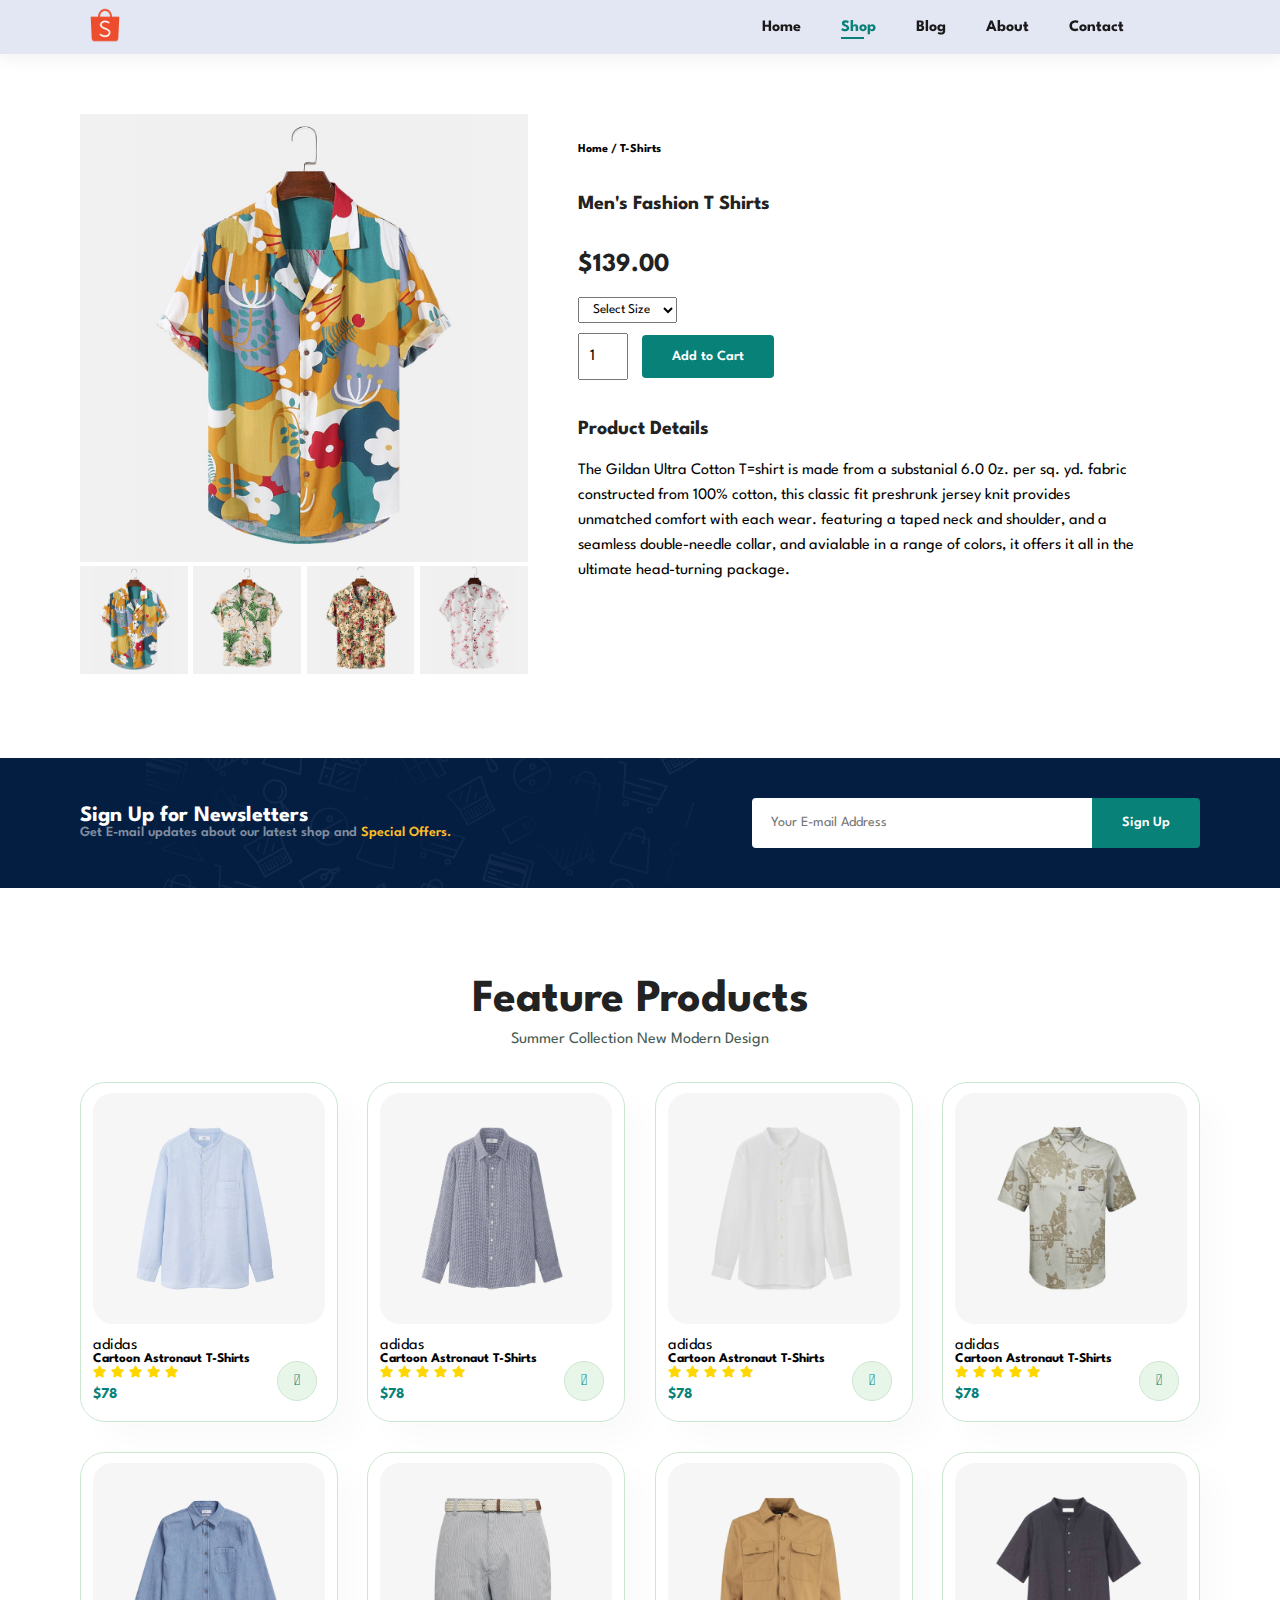
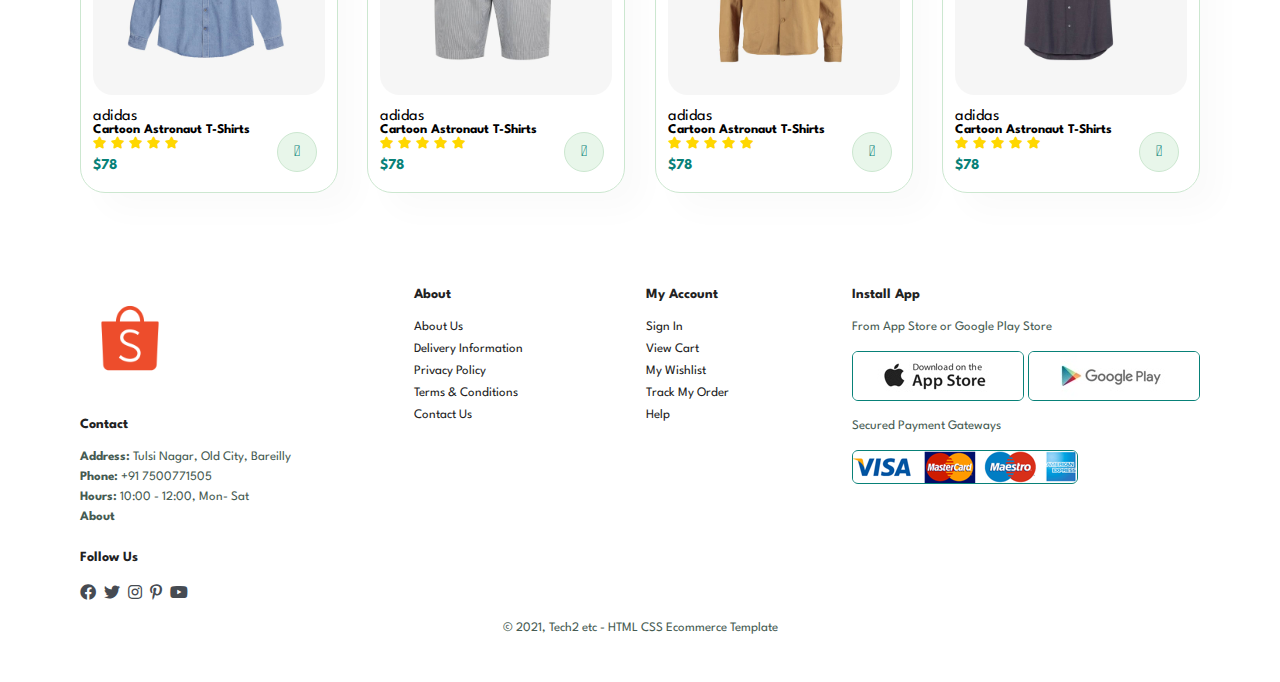
<file: sproduct.html>
<!DOCTYPE html>
<html lang="en">
  <head>
    <meta charset="UTF-8" />
    <meta http-equiv="X-UA-Compatible" content="IE=edge" />
    <meta name="viewport" content="width=device-width, initial-scale=1.0" />
    <link
      rel="stylesheet"
      href="https://cdnjs.cloudflare.com/ajax/libs/font-awesome/6.1.1/css/all.min.css"
    />
    <link
      rel="stylesheet"
      href="https://pro.fontawesome.com/releases/v5.10.0/css/all.css"
    />
    <link rel="stylesheet" href="CSS/style.css" />
    <title>Shopee</title>
  </head>
  <body>
    <section id="header">
      <a href="index.html"><img src="CSS/logo1.png" class="logo" alt="" /></a>

      <div>
        <ul id="navbar">
          <li><a href="index.html">Home</a></li>
          <li><a class="active" href="shop.html">Shop</a></li>
          <li><a href="blog.html">Blog</a></li>
          <li><a href="about.html">About</a></li>
          <li><a href="contact.html">Contact</a></li>
          <li>
            <a id="lg-bag" href="cart.html"
              ><i class="far fa-shopping-bag"></i
            ></a>
          </li>
          <a href="#" id="close"><i class="far fa-times"></i></a>
        </ul>
      </div>
      <div id="mobile">
        <a href="cart.html"><i class="far fa-shopping-bag"></i></a>
        <i id="bar" class="fas fa-outdent"></i>
      </div>
    </section>

    <section id="prodetails" class="section-p1">
      <div class="single-pro-image">
        <img src="CSS/products/f1.jpg" width="100%" id="MainImg" alt="" />

        <div class="small-img-group">
          <div class="small-img-col">
            <img
              src="CSS/products/f1.jpg"
              width="100%"
              class="small-img"
              alt=""
            />
          </div>
          <div class="small-img-col">
            <img
              src="CSS/products/f2.jpg"
              width="100%"
              class="small-img"
              alt=""
            />
          </div>
          <div class="small-img-col">
            <img
              src="CSS/products/f3.jpg"
              width="100%"
              class="small-img"
              alt=""
            />
          </div>
          <div class="small-img-col">
            <img
              src="CSS/products/f4.jpg"
              width="100%"
              class="small-img"
              alt=""
            />
          </div>
        </div>
      </div>

      <div class="single-pro-details">
        <h6>Home / T-Shirts</h6>
        <h4>Men's Fashion T Shirts</h4>
        <h2>$139.00</h2>
        <select>
          <option>Select Size</option>
          <option>XXL</option>
          <option>XL</option>
          <option>Large</option>
          <option>Small</option>
        </select>
        <input type="number" value="1" min="1" max="10"/>
        <button class="normal">Add to Cart</button>
        <h4>Product Details</h4>
        <span
          >The Gildan Ultra Cotton T=shirt is made from a substanial 6.0 0z. per
          sq. yd. fabric constructed from 100% cotton, this classic fit
          preshrunk jersey knit provides unmatched comfort with each wear.
          featuring a taped neck and shoulder, and a seamless double-needle
          collar, and avialable in a range of colors, it offers it all in the
          ultimate head-turning package.</span
        >
      </div>
    </section>
    

    <section id="newsletter" class="section-p1 section-m1">
      <div class="newstext">
        <h4>Sign Up for Newsletters</h4>
        <p>
          Get E-mail updates about our latest shop and
          <span>Special Offers.</span>
        </p>
      </div>
      <div class="form">
        <input type="text" placeholder="Your E-mail Address" />
        <button class="normal">Sign Up</button>
      </div>
    </section>

    <section id="product1" class="section-p1">
      <h2>Feature Products</h2>
      <p>Summer Collection New Modern Design</p>
      <div class="pro-container">
        <div class="pro">
          <img src="CSS/products/n1.jpg" alt="" />
          <div class="des">
            <span>adidas</span>
            <h5>Cartoon Astronaut T-Shirts</h5>
            <div class="star">
              <i class="fas fa-star"></i>
              <i class="fas fa-star"></i>
              <i class="fas fa-star"></i>
              <i class="fas fa-star"></i>
              <i class="fas fa-star"></i>
            </div>
            <h4>$78</h4>
          </div>
          <a href="#"><i class="fal fa-shopping-cart cart"></i></a>
        </div>
        <div class="pro">
          <img src="CSS/products/n2.jpg" alt="" />
          <div class="des">
            <span>adidas</span>
            <h5>Cartoon Astronaut T-Shirts</h5>
            <div class="star">
              <i class="fas fa-star"></i>
              <i class="fas fa-star"></i>
              <i class="fas fa-star"></i>
              <i class="fas fa-star"></i>
              <i class="fas fa-star"></i>
            </div>
            <h4>$78</h4>
          </div>
          <a href="#"><i class="fal fa-shopping-cart cart"></i></a>
        </div>
        <div class="pro">
          <img src="CSS/products/n3.jpg" alt="" />
          <div class="des">
            <span>adidas</span>
            <h5>Cartoon Astronaut T-Shirts</h5>
            <div class="star">
              <i class="fas fa-star"></i>
              <i class="fas fa-star"></i>
              <i class="fas fa-star"></i>
              <i class="fas fa-star"></i>
              <i class="fas fa-star"></i>
            </div>
            <h4>$78</h4>
          </div>
          <a href="#"><i class="fal fa-shopping-cart cart"></i></a>
        </div>
        <div class="pro">
          <img src="CSS/products/n4.jpg" alt="" />
          <div class="des">
            <span>adidas</span>
            <h5>Cartoon Astronaut T-Shirts</h5>
            <div class="star">
              <i class="fas fa-star"></i>
              <i class="fas fa-star"></i>
              <i class="fas fa-star"></i>
              <i class="fas fa-star"></i>
              <i class="fas fa-star"></i>
            </div>
            <h4>$78</h4>
          </div>
          <a href="#"><i class="fal fa-shopping-cart cart"></i></a>
        </div>
        <div class="pro">
          <img src="CSS/products/n5.jpg" alt="" />
          <div class="des">
            <span>adidas</span>
            <h5>Cartoon Astronaut T-Shirts</h5>
            <div class="star">
              <i class="fas fa-star"></i>
              <i class="fas fa-star"></i>
              <i class="fas fa-star"></i>
              <i class="fas fa-star"></i>
              <i class="fas fa-star"></i>
            </div>
            <h4>$78</h4>
          </div>
          <a href="#"><i class="fal fa-shopping-cart cart"></i></a>
        </div>
        <div class="pro">
          <img src="CSS/products/n6.jpg" alt="" />
          <div class="des">
            <span>adidas</span>
            <h5>Cartoon Astronaut T-Shirts</h5>
            <div class="star">
              <i class="fas fa-star"></i>
              <i class="fas fa-star"></i>
              <i class="fas fa-star"></i>
              <i class="fas fa-star"></i>
              <i class="fas fa-star"></i>
            </div>
            <h4>$78</h4>
          </div>
          <a href="#"><i class="fal fa-shopping-cart cart"></i></a>
        </div>
        <div class="pro">
          <img src="CSS/products/n7.jpg" alt="" />
          <div class="des">
            <span>adidas</span>
            <h5>Cartoon Astronaut T-Shirts</h5>
            <div class="star">
              <i class="fas fa-star"></i>
              <i class="fas fa-star"></i>
              <i class="fas fa-star"></i>
              <i class="fas fa-star"></i>
              <i class="fas fa-star"></i>
            </div>
            <h4>$78</h4>
          </div>
          <a href="#"><i class="fal fa-shopping-cart cart"></i></a>
        </div>
        <div class="pro">
          <img src="CSS/products/n8.jpg" alt="" />
          <div class="des">
            <span>adidas</span>
            <h5>Cartoon Astronaut T-Shirts</h5>
            <div class="star">
              <i class="fas fa-star"></i>
              <i class="fas fa-star"></i>
              <i class="fas fa-star"></i>
              <i class="fas fa-star"></i>
              <i class="fas fa-star"></i>
            </div>
            <h4>$78</h4>
          </div>
          <a href="#"><i class="fal fa-shopping-cart cart"></i></a>
        </div>
      </div>
    </section>


    <footer class="section-p1">
      <div class="col">
        <img class="logo" src="./CSS/logo1.png" alt="" />
        <h4>Contact</h4>
        <p><strong>Address: </strong> Tulsi Nagar, Old City, Bareilly</p>
        <p><strong>Phone:</strong> +91 7500771505</p>
        <p><strong>Hours:</strong> 10:00 - 12:00, Mon- Sat</p>
        <p><strong>About</strong></p>
        <div class="follow">
          <h4>Follow Us</h4>
          <div class="icon">
            <i class="fab fa-facebook"></i>
            <i class="fab fa-twitter"></i>
            <i class="fab fa-instagram"></i>
            <i class="fab fa-pinterest-p"></i>
            <i class="fab fa-youtube"></i>
          </div>
        </div>
      </div>
      <div class="col">
        <h4>About</h4>
        <a href="#">About Us</a>
        <a href="#">Delivery Information</a>
        <a href="#">Privacy Policy</a>
        <a href="#">Terms & Conditions</a>
        <a href="#">Contact Us</a>
      </div>
      <div class="col">
        <h4>My Account</h4>
        <a href="#">Sign In</a>
        <a href="#">View Cart</a>
        <a href="#">My Wishlist</a>
        <a href="#">Track My Order</a>
        <a href="#"> Help </a>
      </div>
      <div class="col install">
        <h4>Install App</h4>
        <p>From App Store or Google Play Store</p>
        <div class="row">
          <img src="./CSS/pay/app.jpg" alt="" />
          <img src="./CSS/pay/play.jpg" alt="" />
          <p>Secured Payment Gateways</p>
          <img src="./CSS/pay/pay.png" alt="" />
        </div>
      </div>
      <div class="copyright">
        <p>&copy; 2021, Tech2 etc - HTML CSS Ecommerce Template</p>
      </div>
    </footer>

    <script>
      var MainImg = document.getElementById("MainImg");
      var smallimg = document.getElementsByClassName("small-img");

      smallimg[0].onclick = function(){
        MainImg.src = smallimg[0].src;
      }
      smallimg[1].onclick = function(){
        MainImg.src = smallimg[1].src;
      }
      smallimg[2].onclick = function(){
        MainImg.src = smallimg[2].src;
      }
      smallimg[3].onclick = function(){
        MainImg.src = smallimg[3].src;
      }
    </script>
    <script src="script.js"></script>
  </body>
</html>
</file>
<file: CSS/style.css>
@import url("https://fonts.googleapis.com/css2?family=Spartan:wght@100;200;300;400;500;600;700;800&display=swap");


* {
    margin: 0;
    padding: 0;
    box-sizing: border-box;
    font-family: 'Spartan', sans-serif;
}

h1 {
    font-size: 50px;
    line-height: 64px;
    color: #222;
}

h2 {
    font-size: 46px;
    line-height: 64px;
    color: #222;
}

h4 {
    font-size: 20px;
    color: #222;
}

h6 {
    font-weight: 700;
    font-size: 12px;
}

p {
    font-size: 16px;
    color: #465b52;
}

.section-p1 {
    padding: 40px 80px;
}

.section-m1 {
    margin: 40px 0;
}

button.normal {
    font-size: 14px;
    font-weight: 600;
    padding: 15px 30px;
    color: #000;
    background-color: #fff;
    border-radius: 4px;
    cursor: pointer;
    border: none;
    outline: none;
    transition: 0.2s;
}

button.white {
    font-size: 13px;
    font-weight: 600;
    padding: 11px 18px;
    color: #fff;
    background-color: transparent;
    cursor: pointer;
    border: 1px solid #fff;
    outline: none;
    transition: 0.2s;
}

body {
    width: 100%;
}

/* header */

#header {
    display: flex;
    align-items: center;
    justify-content: space-between;
    padding: 0px 80px;
    background: #e3e6f3;
    box-shadow: 0 5px 15px rgba(0, 0, 0, 0.06);
    z-index: 999;
    position: sticky;
    top: 0;
    left: 0;
}

#header img {
    height: 50px;
}

#navbar {
    display: flex;
    align-items: center;
    justify-content: center;
}

#navbar li {
    list-style: none;
    padding: 0 20px;
    position: relative;
}

#navbar li a {
    text-decoration: none;
    font-size: 16px;
    font-weight: 700;
    color: #1a1a1a;
    transition: 0.1s ease;
}

#navbar li a:hover,
#navbar li a.active {
    color: #088178;
}

#navbar li a.active::after,
#navbar li a:hover::after {
    content: '';
    width: 30%;
    height: 2px;
    background: #088178;
    position: absolute;
    bottom: -4px;
    left: 20px;
}

/* Mobile */
#mobile {
    display: none;
    align-items: center;
}

#close {
    display: none;
}

/* Home */
#home {
    background-image: url("./home.jpg");
    height: 92vh;
    width: 100%;
    background-size: cover;
    background-position: top 25% right 0;
    padding: 0 80px;
    display: flex;
    flex-direction: column;
    align-items: flex-start;
    justify-content: center;
}

#home h4 {
    padding-bottom: 15px;
}

#home h1 {
    color: #088178;
}

#home button {
    background-image: url("button.png");
    background-color: transparent;
    color: #088178;
    border: 0;
    padding: 14px 80px 14px 65px;
    background-repeat: no-repeat;
    cursor: pointer;
    font-weight: 700;
    font-size: 17px;
}

#feature {
    display: flex;
    align-items: center;
    justify-content: space-between;
    flex-wrap: wrap;
}

#feature .fe-box {
    width: 180px;
    text-align: center;
    padding: 25px 15px;
    box-shadow: 20px 20px 34px rgba(0, 0, 0, 0.03);
    border: 1px solid #cce7d0;
    border-radius: 4px;
    margin: 15px 0;
}

#feature .fe-box:hover {
    box-shadow: 10px 10px 54px rgba(70, 62, 221, 0.1);
}

/* #feature .fe-box img{
    width: 100%;
    margin-bottom: 10px;
} */
#feature .fe-box h6 {
    display: inline-block;
    padding: 9px 8px 6px 8px;
    line-height: 1;
    border-radius: 4px;
    color: #088178;
    background-color: #fddde4;
}

#feature .fe-box:nth-child(2) h6 {
    background-color: #cdebbc;
}

#feature .fe-box:nth-child(3) h6 {
    background-color: #d1e8f2;
}

#feature .fe-box:nth-child(4) h6 {
    background-color: #cdd4f8;
}

#feature .fe-box:nth-child(5) h6 {
    background-color: #f6dbf6;
}

#feature .fe-box:nth-child(6) h6 {
    background-color: #fff2e5;
}

/* Products */
#product1 {
    text-align: center;
}

#product1 .pro-container {
    display: flex;
    justify-content: space-between;
    padding-top: 20px;
    flex-wrap: wrap;
}

#product1 .pro {
    width: 23%;
    min-width: 250px;
    padding: 10px 12px;
    border: 1px solid #cce7d0;
    border-radius: 25px;
    cursor: pointer;
    box-shadow: 20px 20px 30px rgba(0, 0, 0, 0.02);
    margin: 15px 0;
    transition: 0.2s ease;
    position: relative;
}

#product1 .pro:hover {
    box-shadow: 20px 20px 30px rgba(0, 0, 0, 0.06);
}

#product1 .pro img {
    width: 100%;
    border-radius: 20px;
}

#product1 .pro .des {
    text-align: start;
    padding: 10px 0;
}

#product1 .pro .des .span {
    color: #606063;
    font-size: 12px;
}

#product .pro .des h5 {
    padding-top: 7px;
    color: #1a1a1a;
    font-size: 14px;
}

#product1 .pro .des i {
    font-size: 12px;
    color: gold;
}

#product1 .pro .des h4 {
    padding-top: 7px;
    font-size: 15px;
    font-weight: 700;
    color: #088178;
}

#product1 .pro .cart {
    width: 40px;
    height: 40px;
    line-height: 40px;
    border-radius: 50px;
    background-color: #e8f6ea;
    font-weight: 500;
    color: #088178;
    border: 1px solid #cce7d0;
    position: absolute;
    bottom: 20px;
    right: 20px;
}

/* Banner */
#banner {
    display: flex;
    flex-direction: column;
    justify-content: center;
    align-items: center;
    text-align: center;
    background-image: url(./banner/b2.jpg);
    width: 100%;
    height: 40vh;
    background-size: cover;
    background-position: center;
}

#banner h4 {
    color: #fff;
    font-size: 16px;
}

#banner h2 {
    color: #fff;
    font-size: 30px;
    padding: 10px 0;
}

#banner h2 span {
    color: crimson;
}

#banner button:hover {
    background: #088178;
    color: #fff;
}

#sm-banner {
    display: flex;
    justify-content: space-between;
    flex-wrap: wrap;
}

#sm-banner .banner-box {
    display: flex;
    flex-direction: column;
    justify-content: center;
    align-items: flex-start;
    background-image: url(./banner/b17.jpg);
    width: 650px;
    height: 50vh;
    background-size: cover;
    background-position: center;
    padding: 30px;
}

#sm-banner .banner-box2 {
    background-image: url(./banner/b10.jpg);
}

#sm-banner h4 {
    color: #fff;
    font-size: 20px;
    font-weight: 800;
}

#sm-banner h2 {
    color: #fff;
    font-size: 35px;
    font-weight: 800;
}

#sm-banner span {
    color: #fff;
    font-size: 14px;
    font-weight: 500;
    padding-bottom: 15px;
}

#sm-banner .banner-box:hover button {
    background: #088178;
    border: 1px solid #088178;
}

#banner3 {
    display: flex;
    justify-content: space-between;
    flex-wrap: wrap;
    padding: 0 80px;
}

#banner3 .banner-box {
    display: flex;
    flex-direction: column;
    justify-content: center;
    align-items: flex-start;
    background-image: url(./banner/v7.png);
    min-width: 30%;
    height: 30vh;
    background-size: cover;
    background-position: center;
    padding: 20px;
    margin-bottom: 20px;
}

#banner3 h2 {
    color: #200a55;
    font-weight: 900;
    font-size: 22px;
}

#banner3 h3 {
    color: #088178;
    font-weight: 800;
    font-size: 15px;
}

#banner3 .banner-box2 {
    background-image: url(./banner/s1.jpg);
}

#banner3 .banner-box3 {
    background-image: url(./banner/s2.jpg);
}

/* News */
#newsletter {
    display: flex;
    align-items: center;
    justify-content: space-between;
    flex-wrap: wrap;
    background-image: url(./banner/b14.png);
    background-repeat: no-repeat;
    background-position: 20% 30%;
    background-color: #041e42;
}

#newsletter h4 {
    font-size: 22px;
    font-weight: 700;
    color: #fff;
}

#newsletter p {
    font-size: 14px;
    font-weight: 600;
    color: #818ea0;
}

#newsletter p span {
    color: #ffbd27;
}

#newsletter .form {
    display: flex;
    width: 40%;
}

#newsletter input {
    height: 3.125rem;
    padding: 0 1.25em;
    font-size: 14px;
    width: 100%;
    border: 1px solid transparent;
    border-radius: 4px;
    outline: none;
    border-top-right-radius: 0;
    border-bottom-right-radius: 0;
}

#newsletter button {
    background-color: #088178;
    color: #fff;
    white-space: nowrap;
    border-top-left-radius: 0;
    border-bottom-left-radius: 0;
}

/* Footer */
footer {
    display: flex;
    flex-wrap: wrap;
    justify-content: space-between;
}

footer .col {
    display: flex;
    flex-direction: column;
    align-items: flex-start;
    margin-bottom: 20px;
}

footer .logo {
    margin-bottom: 30px;
    height: 100px;
}

footer h4 {
    font-size: 14px;
    padding-bottom: 20px;
}

footer p {
    font-size: 13px;
    margin: 0 0 8px 0;
}

footer a {
    font-size: 13px;
    text-decoration: none;
    color: #222;
    margin-bottom: 10px;
}

footer .follow {
    margin-top: 20px;
}

footer .follow i {
    color: #464b52;
    padding-right: 4px;
    cursor: pointer;
}

footer .install .row img {
    border: 1px solid #088178;
    border-radius: 6px;
}

footer .install img {
    margin: 10px 0 15px 0;
}

footer .follow i:hover,
footer a:hover {
    color: #088178;
}

footer .copyright {
    width: 100%;
    text-align: center;
}

/* Shop Page */

#page-header {
    background-image: url(./banner/b1.jpg);
    height: 40vh;
    width: 100%;
    background-size: cover;
    display: flex;
    justify-content: center;
    text-align: center;
    flex-direction: column;
    padding: 14px;
}

#page-header h2,
#page-header p {
    color: #fff;
}

#pagination {
    text-align: center;
}

#pagination a {
    text-decoration: none;
    background-color: #088178;
    padding: 15px 20px;
    border-radius: 4px;
    color: #fff;
    font-weight: 600;
}

#pagination a i {
    font-size: 16px;
    font-weight: 600;
}

/* Single Product */

#prodetails {
    display: flex;
    margin-top: 20px;
}

#prodetails .single-pro-image {
    width: 40%;
    margin-right: 50px;
}

.small-img-group {
    display: flex;
    justify-content: space-between;
}

.small-img-col {
    flex-basis: 24%;
    cursor: pointer;
}

#prodetails .single-pro-details {
    width: 50%;
    padding-top: 30px;
}

#prodetails .single-pro-details h4 {
    padding: 40px 0 20px 0;
}

#prodetails .single-pro-details h2 {
    font-size: 26px;
}

#prodetails .single-pro-details select {
    display: block;
    padding: 5px 10px;
    margin-bottom: 10px;
}

#prodetails .single-pro-details input {
    width: 50px;
    height: 47px;
    padding-left: 10px;
    font-size: 16px;
    margin-right: 10px;
}

#prodetails .single-pro-details input {
    outline: none;
}

#prodetails .single-pro-details button {
    background: #088178;
    color: #fff;
}

#prodetails .single-pro-details span {
    line-height: 25px;
}

/* Blog Page */

#page-header.blog-header {
    background-image: url("./banner/b19.jpg");
}

#blog {
    padding: 150px 150px 0 150px;
}

#blog .blog-box {
    display: flex;
    align-items: center;
    width: 100%;
    position: relative;
}

#blog .blog-img {
    width: 50%;
    margin-right: 40px;
    padding-bottom: 90px;
}

#blog img {
    width: 100%;
    height: 300px;
    object-fit: cover;
}

#blog .blog-details {
    width: 50%;
}

#blog .blog-details a {
    text-decoration: none;
    font-size: 12px;
    color: #000;
    font-weight: 700;
    position: relative;
    transition: 0.3s;
}

#blog .blog-details a::after {
    content: "";
    width: 50px;
    height: 1px;
    background-color: #000;
    position: absolute;
    top: 4px;
    right: -60px;
}

#blog .blog-details a:hover {
    color: #088178;
}

#blog .blog-details a:hover::after {
    background-color: #088178;
}

#blog .blog-box h1 {
    position: absolute;
    top: -40px;
    left: 0;
    font-size: 70px;
    font-weight: 700;
    color: #c9cbce;
    z-index: -100;
}

/* About Page */

#page-header.about-header {
    background-image: url(./about/banner.png);
}

#about-head {
    display: flex;
    align-items: center;
}

#about-head img {
    width: 50%;
    height: auto;
}

#about-head div {
    padding-left: 40px;
}

#about-app {
    text-align: center;
}

#about-app .video {
    width: 70%;
    height: 100%;
    margin: 30px auto 0 auto;
}

#about-app .video video {
    width: 100%;
    height: 100%;
    border-radius: 20px;
}

/* Contact Page */

#contact-details {
    display: flex;
    align-items: center;
    justify-content: space-between;
}

#contact-details .details {
    width: 40%;
}

#contact-details .details span,
#form-details form span {
    font-size: 12px;

}

#contact-details .details h2,
#form-details form h2 {
    font-size: 26px;
    line-height: 35px;
    padding: 20px 0;

}

#contact-details .details h3 {
    font-size: 26px;
    padding-bottom: 15px;
}

#contact-details .details li {
    list-style: none;
    display: flex;
    padding: 10px 0;
}

#contact-details .details li i {
    font-size: 14px;
    padding-right: 22px;
}

#contact-details .details li p {
    margin: 0;
    font-size: 14px;
}

#contact-details .map {
    width: 55%;
    height: 400px;
}

#contact-details .map iframe {
    width: 100%;
    height: 100%;
}

#form-details {
    display: flex;
    justify-content: space-between;
    margin: 30px;
    padding: 80px;
    border: 1px solid #e1e1e1;
}

#form-details form {
    width: 65%;
    display: flex;
    flex-direction: column;
    align-items: flex-start;
}

#form-details form input,
#form-details form textarea {
    width: 100%;
    padding: 12px 15px;
    outline: none;
    margin-bottom: 20px;
    border: 1px solid #e1e1e1;
}

#form-details form button {
    background-color: #088178;
    color: #fff;
}

#form-details .people div {
    padding-bottom: 25px;
    display: flex;
    align-items: flex-start;
}

#form-details .people div img {
    width: 65px;
    height: 65px;
    object-fit: cover;
    margin-right: 15px;
}

#form-details .people div p {
    margin: 0;
    font-size: 13px;
    line-height: 25px;
}

#form-details .people div p span {
    display: block;
    font-size: 16px;
    font-weight: 600;
    color: #000;
}

/* Cart Page */
#cart{
    overflow-x: auto;
}
#cart table {
    width: 100%;
    border-collapse: collapse;
    table-layout: fixed;
    white-space: nowrap;
}

#cart table img {
    width: 70px;
}

#cart table td:nth-child(1) {
    width: 100px;
    text-align: center;
}

#cart table td:nth-child(2) {
    width: 150px;
    text-align: center;
}

#cart table td:nth-child(3) {
    width: 250px;
    text-align: center;
}

#cart table td:nth-child(4),
#cart table td:nth-child(5),
#cart table td:nth-child(6) {
    width: 150px;
    text-align: center;
}

#cart table td:nth-child(5) input {
    width: 70px;
    padding: 10px 5px 10px 15px;
}

#cart table thead {
    border: 1px solid #e2e9e1;
    border-left: none;
    border-right: none;
}

#cart table thead td {
    font-weight: 700;
    text-transform: uppercase;
    font-size: 13px;
    padding: 18px 0;
}

#cart table tbody tr td {
    padding-top: 15px;
}

#cart table tbody td {
    font-size: 13px;
}
#cart-add {
    display: flex;
    flex-wrap: wrap;
    justify-content: space-between;
}
#coupon{
    width: 50%;
    margin-bottom: 30px;
}
#coupon h3,
#subtotal h3{
    padding-bottom: 15px;
}
#coupon input{
    padding: 10px 20px;
    outline: none;
    width: 60%;
    margin-right: 10px;
    border: 1px solid #e2e9e1;
}
#coupon button,
#subtotal button{
    background-color: #088178;
    color: #fff;
    padding: 12px 20px;
}
#subtotal{
    width: 50%;
    margin-bottom: 30px;
    border: 1px solid #e1e9e1;
    padding: 30px;
}
#subtotal table{
    border-collapse: collapse;
    width: 100%;
    margin-bottom: 20px;
}
#subtotal table td{
    width: 50%;
    border: 1px solid #e1e9e1;
    padding: 10px;
    font-size: 13px;
}



/* Media Query */

@media (max-width:799px) {
    .section-p1 {
        padding: 40px 40px;
    }

    #navbar {
        display: flex;
        flex-direction: column;
        align-items: flex-start;
        justify-content: flex-start;
        position: fixed;
        top: 0;
        right: -300px;
        height: 100vh;
        width: 200px;
        background-color: #e3e6f3;
        box-shadow: 0 40px 60px rgba(0, 0, 0, 0.1);
        padding: 80px 0px 0 10px;
        cursor: pointer;
        transition: 0.3s;
    }

    #navbar.active {
        right: 0px;
        height: 50vh;
        justify-content: space-between;
    }

    #mobile {
        display: flex;
        align-items: center;
        padding-left: 140px;
    }

    #mobile #bar {
        display: flex;
    }

    #mobile i {
        color: #1a1a1a;
        font-size: 20px;
        padding-left: 30px;
    }

    #close {
        display: initial;
        position: absolute;
        top: 15px;
        left: 30px;
        color: #222;
        font-size: 20px;
    }

    #lg-bag {
        display: none;
    }

    /* Home */
    #home {
        display: flex;
        height: 70vh;
        padding: 0 88px;
        /* background-image: url(./hero4.png); */
        background-position: top 30% right 65%;
    }

    #feature {
        justify-content: center;
    }

    #feature .fe-box {
        margin: 15px 15px;
    }

    #product1 .pro-container {
        justify-content: center;
    }

    #product1 .pro {
        margin: 15px;
    }

    #banner {
        height: 25vh;
    }

    #sm-banner .banner-box {
        min-width: 100%;
        height: 30vh;
    }

    #banner3 {
        padding: 0 40px;
    }

    #banner3 .banner-box {
        width: 28%;
    }

    #newsletter .form {
        width: 70%;
    }

    #form-details {
        padding: 40px;
    }

    #form-details form {
        width: 50%;
    }
}

@media (max-width:477px) {
    #header {
        padding: 0px 30px;
    }

    #navbar {
        justify-content: space-between;
        height: 50vh;
        width: 125px;
        background-color: #e3e6f3;
        box-shadow: 0 40px 60px rgba(0, 0, 0, 0.1);
        padding: 80px 0px 0 10px;
        transition: 0.3s;
    }

    #navbar.active {
        height: 50vh;
        justify-content: space-between;
    }

    #home {
        padding: 10px;
        background-position: 50%;
    }

    h1 {
        font-size: 30px;
        font-weight: 900;
    }

    h2 {
        font-size: 23px;
    }

    p {
        color: #000;
        font-weight: 700;
    }

    #feature {
        justify-content: space-between;
    }

    #feature .fe-box {
        width: 120px;
        margin: 0 0 15px 0;
        padding: 20px 0;
    }

    #feature .fe-box img {
        height: 75px;
    }

    #product1 .pro {
        width: 100%;
    }

    #banner {
        height: 40vh;
    }

    #sm-banner .banner-box {
        height: 40vh;
    }

    #sm-banner .banner-box2 {
        margin-top: 20px;
    }

    #banner3 {
        padding: 0 20px;
    }

    #banner3 .banner-box {
        width: 100%;
    }

    #newsletter {
        padding: 40px 20px;
    }

    #newsletter .form {
        width: 100%;
        margin-top: 20px;
    }

    #newsletter p {
        margin-top: 10px;
        font-size: 15px;
    }

    #newsletter p span {
        font-size: 20px;
    }

    footer .copyright {
        text-align: start;
    }

    /* Single Product */

    #prodetails {
        width: 100%;
        flex-direction: column;
    }

    #prodetails .single-pro-image {
        width: 100%;
        margin-right: 0px;
    }

    #prodetails .single-pro-details {
        width: 100%;
    }

    /* Blog Page */

    #blog {
        padding: 150px 20px 0 20px;
    }

    #blog .blog-box {
        display: flex;
        flex-direction: column;
        align-items: flex-start;
    }

    #blog .blog-img {
        width: 100%;
        margin-right: 0px;
        padding-bottom: 30px;
    }

    #blog .blog-details {
        width: 100%;
        margin-bottom: 90px;
    }

    /* About Page */
    #about-head {
        flex-direction: column;
    }

    #about-head img {
        width: 100%;
        margin-bottom: 20px;
    }

    #about-head div {
        padding: 0;
    }

    #about-app .video {
        width: 100%;
    }

    /* Contact Page */
    #contact-details {
        flex-direction: column;
    }

    #contact-details .details {
        width: 100%;
        margin-bottom: 30px;
    }

    #contact-details .map {
        width: 100%;
    }

    #form-details {
        margin: 10px;
        padding: 30px 10px;
        flex-wrap: wrap;
    }

    #form-details form {
        width: 100%;
        margin-bottom: 50px;
    }
    /* Cart Page */
    #cart{
        padding-left: 0;
    }
    #cart-add{
        flex-direction: column;
    }
    #coupon{
        width: 100%;
    }
    #subtotal{
        width: 100%;
        padding: 20px;
    }
    #cart table img {
        width: 70px;
    }
    
    #cart table td:nth-child(1) {
        width: 70px;
        text-align: center;
    }
    
    #cart table td:nth-child(2) {
        width: 100px;
        text-align: center;
    }
    
    #cart table td:nth-child(3) {
        width: 200px;
        text-align: center;
    }
    
    #cart table td:nth-child(4),
    #cart table td:nth-child(5),
    #cart table td:nth-child(6) {
        width: 100px;
        text-align: center;
    }
    
    #cart table td:nth-child(5) input {
        width: 70px;
        padding: 10px 5px 10px 15px;
    }
    
    #cart table thead {
        border: 1px solid #e2e9e1;
        border-left: none;
        border-right: none;
    }
    
    #cart table thead td {
        font-weight: 700;
        text-transform: uppercase;
        font-size: 12px;
        padding: 12px 0;
    }
    
    #cart table tbody tr td {
        padding-top: 10px;
    }
    
    #cart table tbody td {
        font-size: 11px;
    }
}
</file>
